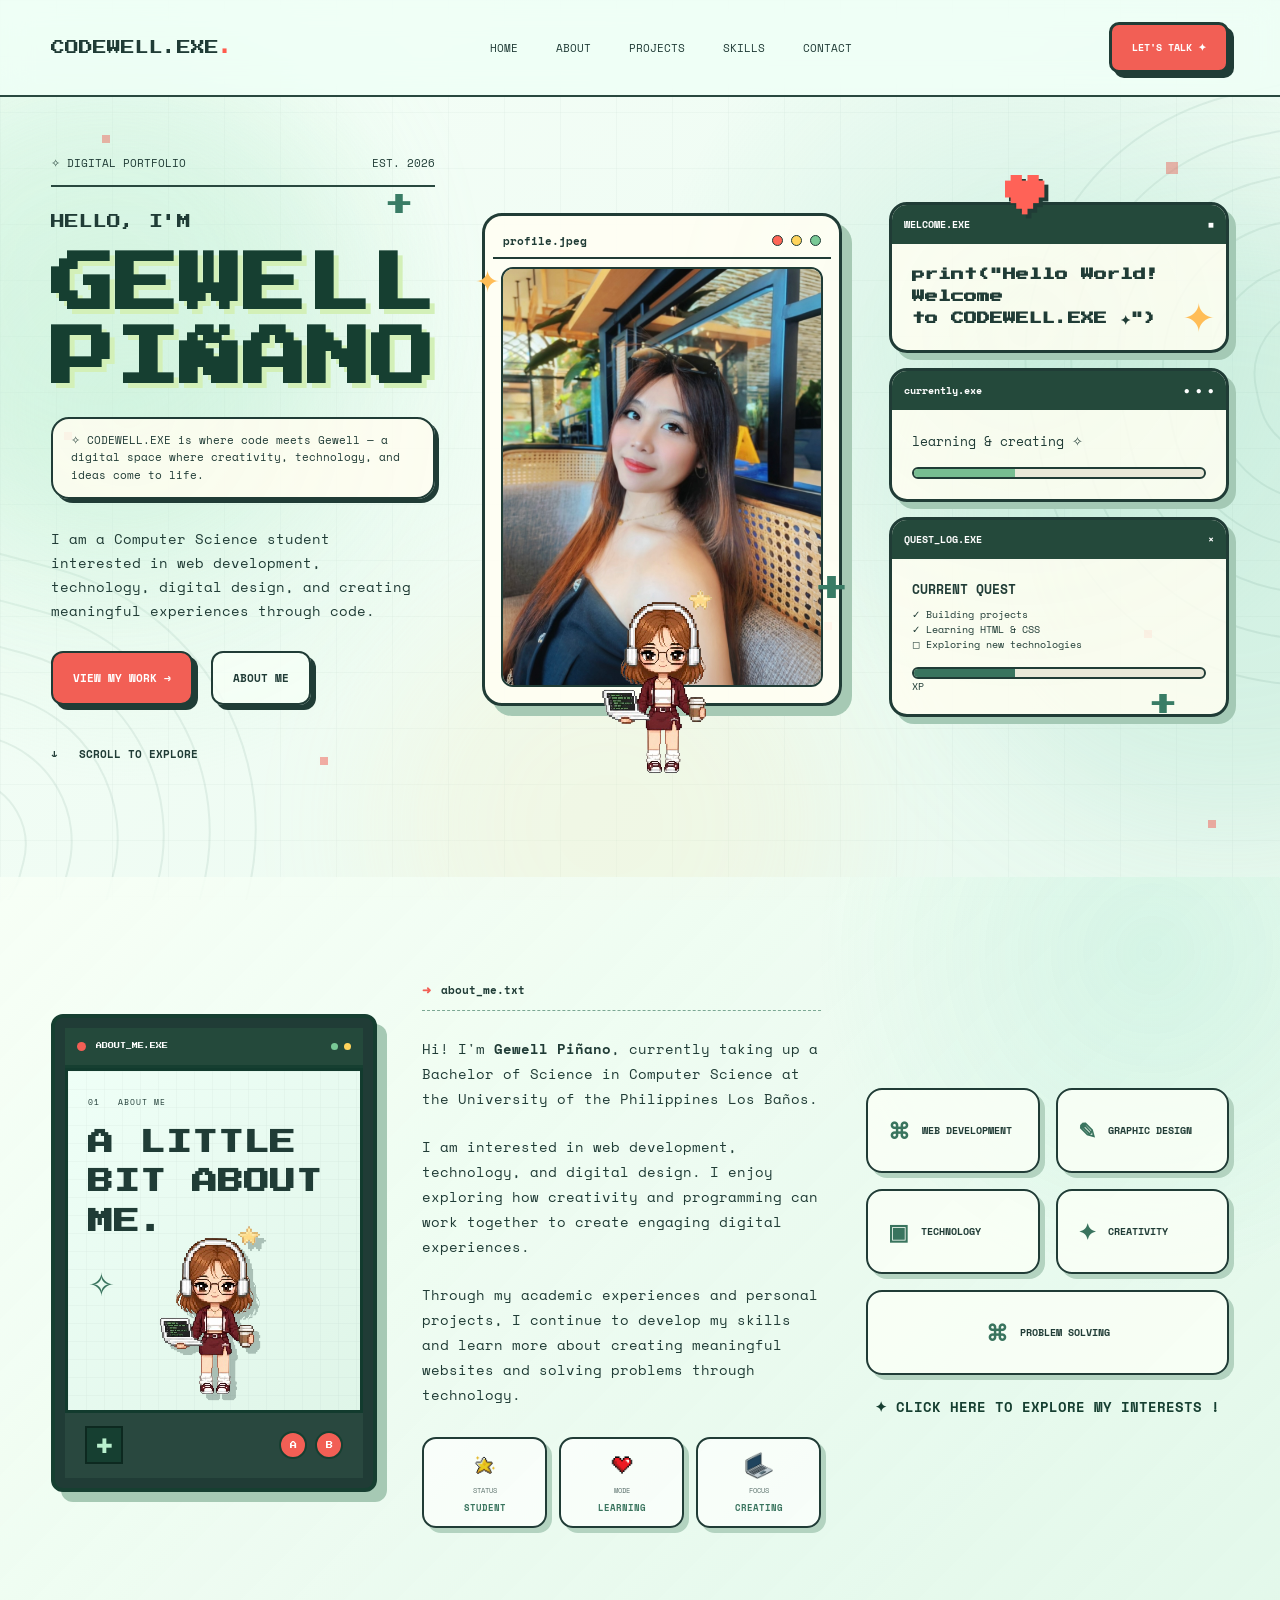
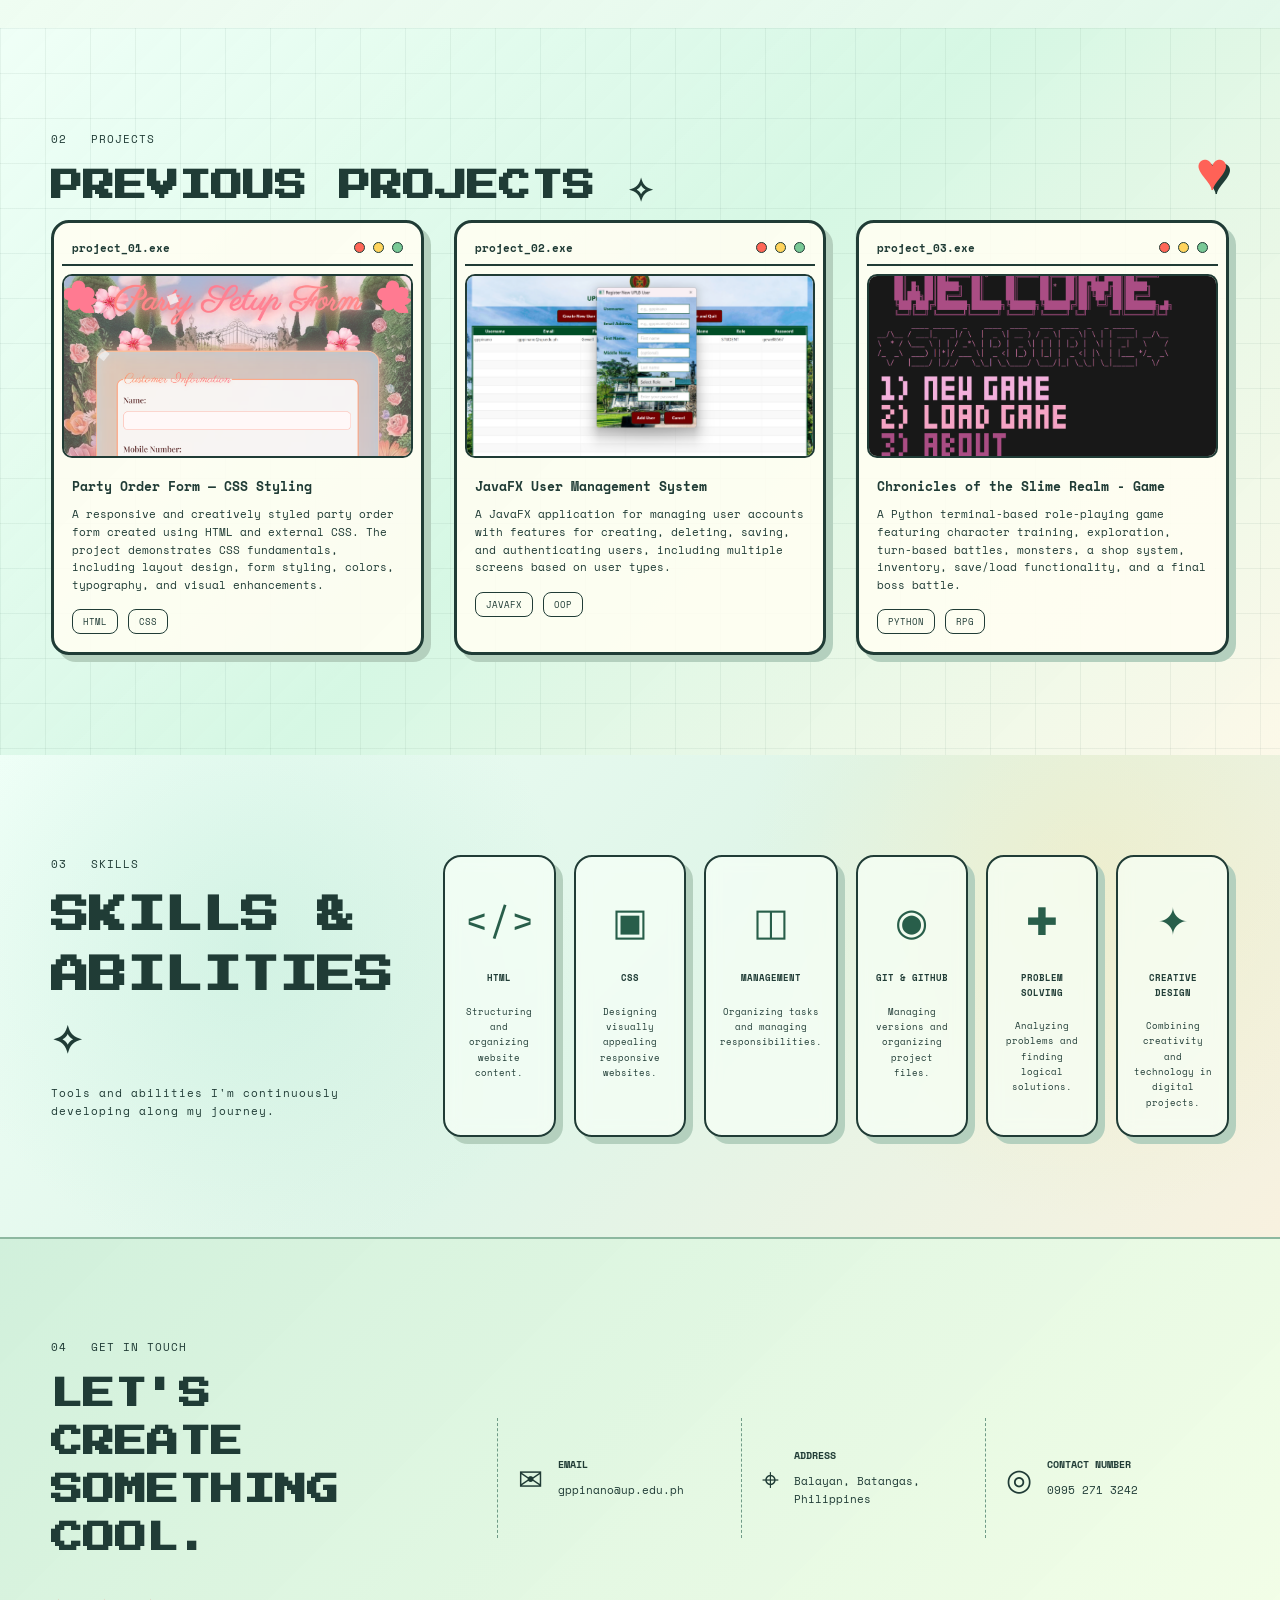
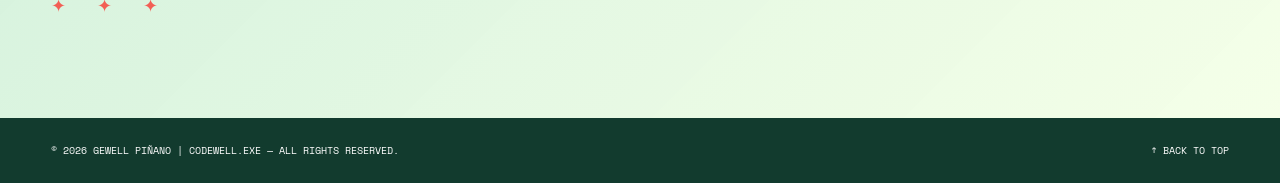
<file: index.html>
<!--
    Name: Gewell P. Piñano
    Course: CMSC 100 - Web Programming
    Section: D1L

    Exercise 02: Create Your Own GitHub Page from HTML and CSS

    This file contains the HTML structure of my personal portfolio
    website. The website includes sections for my profile, about me,
    projects, skills, and contact information.
-->

<!DOCTYPE html>
<html lang="en">

<head>

    <!-- Basic information and settings for the webpage -->
    <meta charset="UTF-8">

    <meta name="viewport"
          content="width=device-width, initial-scale=1.0">

    <title>Gewell Piñano | Portfolio</title>

    <!-- External CSS file used for the website's design and layout -->
    <link rel="stylesheet" href="flex.css">

</head>


<body>


    <!-- Background elements used to create the animated visual design -->
    <div class="site-background">

        <div class="bg-grid"></div>

        <div class="bg-glow glow-one"></div>
        <div class="bg-glow glow-two"></div>
        <div class="bg-glow glow-three"></div>


        <!-- Decorative contour lines on both sides of the page -->
        <div class="level-lines level-lines-right">

            <span></span>
            <span></span>
            <span></span>
            <span></span>
            <span></span>
            <span></span>

        </div>


        <div class="level-lines level-lines-left">

            <span></span>
            <span></span>
            <span></span>
            <span></span>
            <span></span>
            <span></span>

        </div>


        <!-- Small animated particles used as background decorations -->
        <div class="ambient-particles">

            <i></i>
            <i></i>
            <i></i>
            <i></i>
            <i></i>
            <i></i>
            <i></i>
            <i></i>

        </div>

    </div>



    <!-- Navigation bar containing links to the different sections -->
    <header class="navbar">


        <!-- Website logo that links back to the home section -->
        <a href="#home" class="logo">

            CODE<span>WELL.EXE</span><b>.</b>

        </a>


        <!-- Navigation links -->
        <nav>

            <a href="#home">HOME</a>
            <a href="#about">ABOUT</a>
            <a href="#projects">PROJECTS</a>
            <a href="#skills">SKILLS</a>
            <a href="#contact">CONTACT</a>

        </nav>


        <!-- Button that links directly to the contact section -->
        <a href="#contact" class="nav-button">

            LET'S TALK ✦

        </a>


    </header>



    <main>


        <!-- Home or hero section of the portfolio -->
        <section id="home" class="hero">


            <!-- Decorative pixel elements -->
            <div class="pixel plus plus-one">+</div>

            <div class="pixel plus plus-two">+</div>

            <div class="pixel heart heart-one">♥</div>

            <div class="pixel sparkle sparkle-one">✦</div>



            <!-- Main introduction and information -->
            <div class="hero-text">


                <p class="small-title">

                    ✧ DIGITAL PORTFOLIO

                    <span>EST. 2026</span>

                </p>


                <p class="intro">

                    HELLO, I'M

                </p>


                <h1>

                    GEWELL<br>
                    PIÑANO

                </h1>


                <!-- Short description of the CODEWELL.EXE portfolio concept -->
                <div class="student-tag">

                    ✧ CODEWELL.EXE is where code meets Gewell —
                    a digital space where creativity, technology,
                    and ideas come to life.

                </div>


                <p class="hero-description">

                    I am a Computer Science student interested in
                    web development, technology, digital design,
                    and creating meaningful experiences through code.

                </p>


                <!-- Buttons for navigating to other sections -->
                <div class="hero-buttons">


                    <a href="#projects"
                       class="primary-button">

                        VIEW MY WORK →

                    </a>


                    <a href="#about"
                       class="secondary-button">

                        ABOUT ME

                    </a>


                </div>


                <!-- Link that encourages the user to explore the website -->
                <a href="#about"
                   class="scroll-text">

                    ↓ &nbsp; SCROLL TO EXPLORE

                </a>


            </div>



            <!-- Profile image and pixel character -->
            <div class="profile-area">


                <!-- Decorative symbols around the profile -->
                <div class="profile-decoration decoration-one">
                    ✦
                </div>


                <div class="profile-decoration decoration-two">
                    +
                </div>



                <!-- Window-style container for the profile image -->
                <div class="window">


                    <div class="window-header">

                        <span>profile.jpeg</span>


                        <div class="window-dots">

                            <i class="red"></i>
                            <i class="yellow"></i>
                            <i class="green"></i>

                        </div>

                    </div>


                    <div class="profile-image">

                        <img src="images/profile.jpeg"
                             alt="Profile Photo">

                    </div>


                </div>



                <!-- Pixel version of the profile character -->
                <div class="pixel-character">

                    <img src="images/pixel-me.png"
                         alt="Pixel Character">

                </div>


            </div>



            <!-- Small window-style widgets displayed beside the profile -->
            <div class="hero-widgets">


                <!-- Welcome message widget -->
                <div class="mini-window welcome-window">


                    <div class="mini-header">

                        <span>WELCOME.EXE</span>

                        <b>■</b>

                    </div>


                    <div class="mini-content">

                        <h3>

                            print("Hello World! Welcome<br>
                            to CODEWELL.EXE ✦")

                        </h3>

                    </div>


                </div>



                <!-- Current learning status widget -->
                <div class="mini-window learning-window">


                    <div class="mini-header">

                        <span>currently.exe</span>

                        <div class="mini-dots">

                            ● ● ●

                        </div>

                    </div>


                    <div class="mini-content">


                        <p>

                            learning & creating ✧

                        </p>


                        <!-- Animated loading bar -->
                        <div class="loading-bar">

                            <div></div>

                        </div>


                    </div>


                </div>



                <!-- Current goals or tasks widget -->
                <div class="mini-window music-window">

                    <div class="mini-header">

                        <span>QUEST_LOG.EXE</span>

                        <b>×</b>

                    </div>


                    <div class="mini-content">

                        <h4>CURRENT QUEST</h4>

                        <p>✓ Building projects</p>

                        <p>✓ Learning HTML & CSS</p>

                        <p>◻ Exploring new technologies</p>


                        <!-- Progress bar for the current quest -->
                        <div class="music-progress">

                            <div></div>

                        </div>


                        <p class="quest-xp">

                            XP

                        </p>

                    </div>

                </div>


            </div>


        </section>



        <!-- About section containing personal and academic information -->
        <section id="about"
                 class="about section">


            <!-- Decorative device displaying the About Me title -->
            <div class="about-device">


                <!-- Top part of the device -->
                <div class="device-top">

                    <span class="device-camera"></span>

                    <span>ABOUT_ME.EXE</span>


                    <div class="device-lights">

                        <i></i>
                        <i></i>

                    </div>


                </div>



                <!-- Main screen of the device -->
                <div class="device-screen">


                    <div class="section-title">

                        <p>

                            01 &nbsp; ABOUT ME

                        </p>


                        <h2>

                            A LITTLE<br>
                            BIT ABOUT<br>
                            ME.

                        </h2>


                    </div>


                    <div class="device-sparkle">

                        ✧

                    </div>



                    <!-- Pixel character decoration -->
                    <div class="about-decoration">

                        <img src="images/pixel-me.png"
                             alt="Pixel Character">

                    </div>


                </div>



                <!-- Decorative controls at the bottom of the device -->
                <div class="device-controls">


                    <div class="d-pad">

                        ✚

                    </div>


                    <div class="control-buttons">

                        <span>A</span>

                        <span>B</span>

                    </div>


                </div>


            </div>



            <!-- Main text content for the About section -->
            <div class="about-content">


                <!-- Terminal-inspired heading -->
                <div class="terminal-line">

                    <span>➜</span>

                    <p>about_me.txt</p>

                </div>



                <p>

                    Hi! I'm <strong>Gewell Piñano</strong>,
                    currently taking up a Bachelor of Science
                    in Computer Science at the University of the Philippines
                    Los Baños.

                </p>


                <p>

                    I am interested in web development,
                    technology, and digital design.
                    I enjoy exploring how creativity and
                    programming can work together to create
                    engaging digital experiences.

                </p>


                <p>

                    Through my academic experiences and
                    personal projects, I continue to develop
                    my skills and learn more about creating
                    meaningful websites and solving problems
                    through technology.

                </p>



                <!-- Cards showing the current status, mode, and focus -->
                <div class="about-status">


                    <div class="status-card">

                        <img src="images/status.png"
                             alt="Status Icon">

                        <span>STATUS</span>

                        <strong>STUDENT</strong>

                    </div>



                    <div class="status-card">

                        <img src="images/mode.png"
                             alt="Mode Icon">

                        <span>MODE</span>

                        <strong>LEARNING</strong>

                    </div>



                    <div class="status-card">

                        <img src="images/focus.png"
                             alt="Focus Icon">

                        <span>FOCUS</span>

                        <strong>CREATING</strong>

                    </div>


                </div>


            </div>



            <!-- Cards showing personal interests and areas of focus -->
            <div class="about-tags">


                <a href="interests/interests.html" class="tag-card">

                    <span>⌘</span>

                    WEB DEVELOPMENT

                </a>


                <a href="interests/interests.html" class="tag-card">

                    <span>✎</span>

                    GRAPHIC DESIGN

                </a>


                <a href="interests/interests.html" class="tag-card">

                    <span>▣</span>

                    TECHNOLOGY

                </a>


                <a href="interests/interests.html" class="tag-card">

                    <span>✦</span>

                    CREATIVITY

                </a>


                <a href="interests/interests.html" class="tag-card wide">

                    <span>⌘</span>

                    PROBLEM SOLVING

                </a>


                <div class="tag-note">

                    <a href="interests/interests.html">
                        ✦ CLICK HERE TO EXPLORE MY INTERESTS !
                    </a>

                </div>


            </div>


        </section>



        <!-- Projects section displaying previous works -->
        <section id="projects"
                 class="projects section">


            <div class="projects-heading">


                <div>


                    <p>

                        02 &nbsp; PROJECTS

                    </p>


                    <h2>

                        PREVIOUS PROJECTS ✧

                    </h2>


                </div>


                <!-- Decorative heart -->
                <div class="project-heart">

                    ♥

                </div>


            </div>



            <!-- Grid containing the project cards -->
            <div class="project-grid">


                <!-- Project 1 -->
                <article class="project-card">


                    <div class="project-window-header">

                        <span>project_01.exe</span>


                        <div class="window-dots">

                            <i class="red"></i>
                            <i class="yellow"></i>
                            <i class="green"></i>

                        </div>


                    </div>


                    <div class="project-image">


                        <img src="images/project1.png"
                             alt="Project 1">


                        <!-- Link to the GitHub repository -->
                        <a href=" https://gpinano.github.io/party-order-form/"
                           target="_blank"
                           rel="noopener noreferrer"
                           class="project-overlay">

                            VIEW PROJECT →

                        </a>


                    </div>


                    <div class="project-info">


                        <h3>Party Order Form — CSS Styling</h3>


                        <p>

                            A responsive and creatively styled party order form created using HTML and external CSS.
                            The project demonstrates CSS fundamentals, including layout design, form styling, colors, typography, and visual enhancements.

                        </p>


                        <!-- Technologies used in the project -->
                        <div class="project-skills">

                            <span>HTML</span>

                            <span>CSS</span>

                        </div>


                    </div>


                </article>



                <!-- Project 2 -->
                <article class="project-card">


                    <div class="project-window-header">

                        <span>project_02.exe</span>


                        <div class="window-dots">

                            <i class="red"></i>
                            <i class="yellow"></i>
                            <i class="green"></i>

                        </div>


                    </div>


                    <div class="project-image">


                        <img src="images/project2.png"
                             alt="Project 2">


                        <!-- Link to the GitHub repository -->
                        <a href="https://github.com/gpinano/javafx-user-management-system.git"
                           target="_blank"
                           rel="noopener noreferrer"
                           class="project-overlay">

                            VIEW PROJECT →

                        </a>

                    </div>


                    <div class="project-info">


                        <h3>JavaFX User Management System</h3>


                        <p>

                            A JavaFX application for managing user accounts
                            with features for creating, deleting, saving, and authenticating users, including multiple screens based on user types.

                        </p>


                        <!-- Technologies used in the project -->
                        <div class="project-skills">

                            <span>JAVAFX</span>

                            <span>OOP</span>

                        </div>


                    </div>


                </article>



                <!-- Project 3 -->
                <article class="project-card">


                    <div class="project-window-header">

                        <span>project_03.exe</span>


                        <div class="window-dots">

                            <i class="red"></i>
                            <i class="yellow"></i>
                            <i class="green"></i>

                        </div>


                    </div>


                    <div class="project-image">


                        <img src="images/project3.png"
                             alt="Project 3">


                        <!-- Link to the GitHub repository -->
                        <a href="https://github.com/gpinano/terminal-based-rpg.git"
                           target="_blank"
                           rel="noopener noreferrer"
                           class="project-overlay">

                            VIEW PROJECT →

                        </a>


                    </div>


                    <div class="project-info">


                        <h3>Chronicles of the Slime Realm - Game</h3>


                        <p>

                            A Python terminal-based role-playing game featuring
                            character training, exploration, turn-based battles, monsters, a shop system, inventory, save/load functionality, and a final boss battle.

                        </p>


                        <!-- Technologies used in the project -->
                        <div class="project-skills">

                            <span>PYTHON</span>

                            <span>RPG</span>

                        </div>


                    </div>


                </article>


            </div>


        </section>



        <!-- Skills section showing abilities being developed -->
        <section id="skills"
                 class="skills section">


            <div class="skills-heading">


                <p>

                    03 &nbsp; SKILLS

                </p>


                <h2>

                    SKILLS &<br>
                    ABILITIES ✧

                </h2>


                <p class="skills-subtitle">

                    Tools and abilities I'm continuously
                    developing along my journey.

                </p>


            </div>



            <!-- Grid containing the different skill cards -->
            <div class="skills-grid">


                <!-- Skill 1 -->
                <div class="skill-card">

                    <div class="skill-icon">

                        &lt;/&gt;

                    </div>

                    <h3>HTML</h3>

                    <p>

                        Structuring and organizing
                        website content.

                    </p>

                </div>



                <!-- Skill 2 -->
                <div class="skill-card">

                    <div class="skill-icon">

                        ▣

                    </div>

                    <h3>CSS</h3>

                    <p>

                        Designing visually appealing
                        responsive websites.

                    </p>

                </div>



                <!-- Skill 3 -->
                <div class="skill-card">

                    <div class="skill-icon">

                        ◫

                    </div>

                    <h3>MANAGEMENT</h3>

                    <p>

                        Organizing tasks and managing
                        responsibilities.

                    </p>

                </div>



                <!-- Skill 4 -->
                <div class="skill-card">

                    <div class="skill-icon">

                        ◉

                    </div>

                    <h3>GIT &amp; GITHUB</h3>

                    <p>

                        Managing versions and organizing
                        project files.

                    </p>

                </div>



                <!-- Skill 5 -->
                <div class="skill-card">

                    <div class="skill-icon">

                        ✚

                    </div>

                    <h3>PROBLEM SOLVING</h3>

                    <p>

                        Analyzing problems and finding
                        logical solutions.

                    </p>

                </div>



                <!-- Skill 6 -->
                <div class="skill-card">

                    <div class="skill-icon">

                        ✦

                    </div>

                    <h3>CREATIVE DESIGN</h3>

                    <p>

                        Combining creativity and
                        technology in digital projects.

                    </p>

                </div>


            </div>


        </section>



        <!-- Contact section containing ways to get in touch -->
        <section id="contact"
                 class="contact section">


            <div class="contact-title">


                <p>

                    04 &nbsp; GET IN TOUCH

                </p>


                <h2>

                    LET'S CREATE<br>
                    SOMETHING<br>
                    COOL.

                </h2>


                <!-- Decorative symbols -->
                <div class="contact-decoration">

                    ✦ ✦ ✦

                </div>


            </div>



            <!-- Contact information -->
            <div class="contact-info">


                <!-- Email -->
                <div class="contact-item">


                    <span class="contact-icon">

                        ✉

                    </span>


                    <div>

                        <h4>EMAIL</h4>

                        <p>

                            <a href="mailto:gppinano@up.edu.ph">
                                gppinano@up.edu.ph
                            </a>

                        </p>

                    </div>


                </div>



                <!-- Location -->
                <div class="contact-item">


                    <span class="contact-icon">

                        ⌖

                    </span>


                    <div>

                        <h4>ADDRESS</h4>

                        <p>

                            Balayan, Batangas,<br>
                            Philippines

                        </p>

                    </div>


                </div>



                <!-- Portfolio name -->
                <div class="contact-item">


                    <span class="contact-icon">

                        ◎

                    </span>


                    <div>

                        <h4>CONTACT NUMBER </h4>

                        <p>

                           0995 271 3242

                        </p>

                    </div>


                </div>


            </div>


        </section>


    </main>



    <!-- Footer containing copyright information -->
    <footer>


        <p>

            © 2026 GEWELL PIÑANO | CODEWELL.EXE
            — ALL RIGHTS RESERVED.

        </p>


        <!-- Link that returns the user to the top of the page -->
        <a href="#home">

            ↑ BACK TO TOP

        </a>


    </footer>


</body>

</html>
</file>
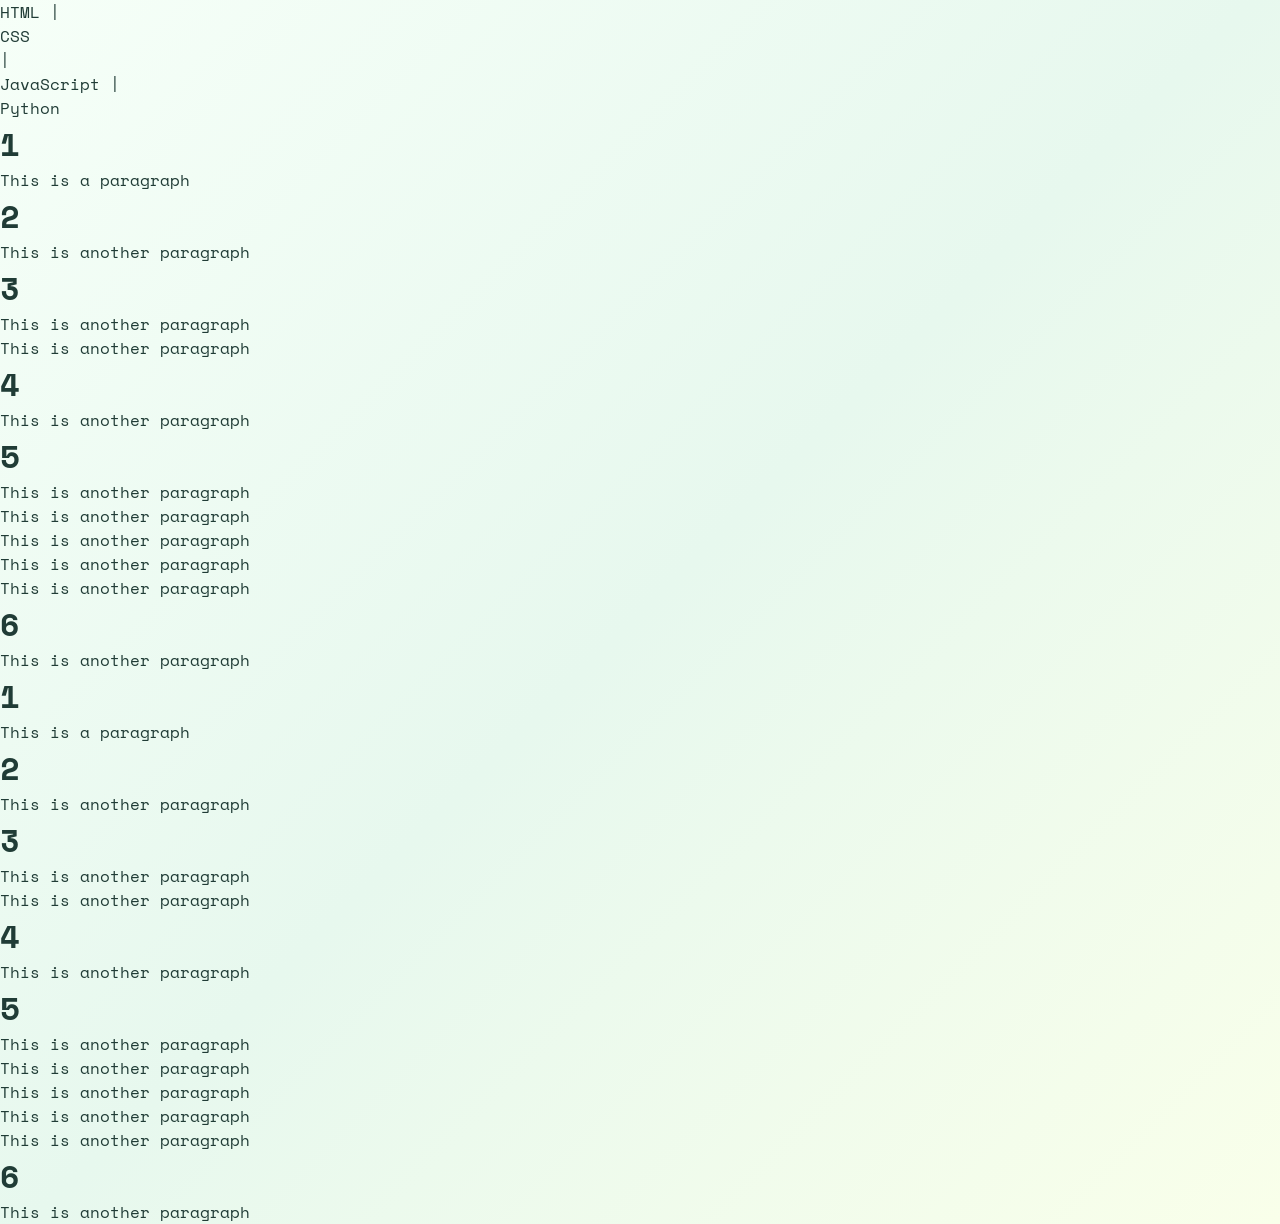
<file: flex.html>
<!DOCTYPE html>

<html>
  <head>
    <title>Sample Web Page</title>
    <link rel="stylesheet" type="text/css" href="flex.css" />

  </head>

  <body>
    
    <nav>
    <div class="nav_bar" >
        <div class="flex-item" style="flex: 1">
            <a href="/html/">HTML</a> |
        </div>
        <div class="flex-item" style="flex: 1">
            <a href="/css/">CSS</a>
        </div> 
    |   <div class="flex-item" style="flex: 1">
            <a href="/js/">JavaScript</a> |
        </div>
        <div class="flex-item" style="flex: 1">
            <a href="/python/">Python</a>
        </div>
    </div>
    </nav>

    <div class="flex-container">
        <div class="flex-item" style="flex: 3;">
            <h1>1</h1>
            <p>This is a paragraph</p>
        </div>
        <div class="flex-item" style="flex: 3;">
            <h1>2</h1>
            <p>This is another paragraph</p>
        </div>
        <div class="flex-item" style="flex: 2;">
            <h1>3</h1>
            <p>This is another paragraph</p>
            <p>This is another paragraph</p>
        </div>
        <div class="flex-item" style="flex: 4;">
            <h1>4</h1>
            <p>This is another paragraph</p>
        </div>
        <div class="flex-item" style="flex: 3;">
            <h1>5</h1>
            <p>This is another paragraph</p>
            <p>This is another paragraph</p>
            <p>This is another paragraph</p>
            <p>This is another paragraph</p>
            <p>This is another paragraph</p>
        </div>
        <div class="flex-item" style="flex: 1;">
            <h1>6</h1>
            <p>This is another paragraph</p>
        </div>
    </div>
    <div class="flex-container2">
        <div class="flex-item" style="flex: 3;">
            <h1>1</h1>
            <p>This is a paragraph</p>
        </div>
        <div class="flex-item" style="flex: 3;">
            <h1>2</h1>
            <p>This is another paragraph</p>
        </div>
        <div class="flex-item" style="flex: 2;">
            <h1>3</h1>
            <p>This is another paragraph</p>
            <p>This is another paragraph</p>
        </div>
        <div class="flex-item" style="flex: 4;">
            <h1>4</h1>
            <p>This is another paragraph</p>
        </div>
        <div class="flex-item" style="flex: 3;">
            <h1>5</h1>
            <p>This is another paragraph</p>
            <p>This is another paragraph</p>
            <p>This is another paragraph</p>
            <p>This is another paragraph</p>
            <p>This is another paragraph</p>
        </div>
        <div class="flex-item" style="flex: 1;">
            <h1>6</h1>
            <p>This is another paragraph</p>
        </div>
    </div>
  </body>

</html>
</file>
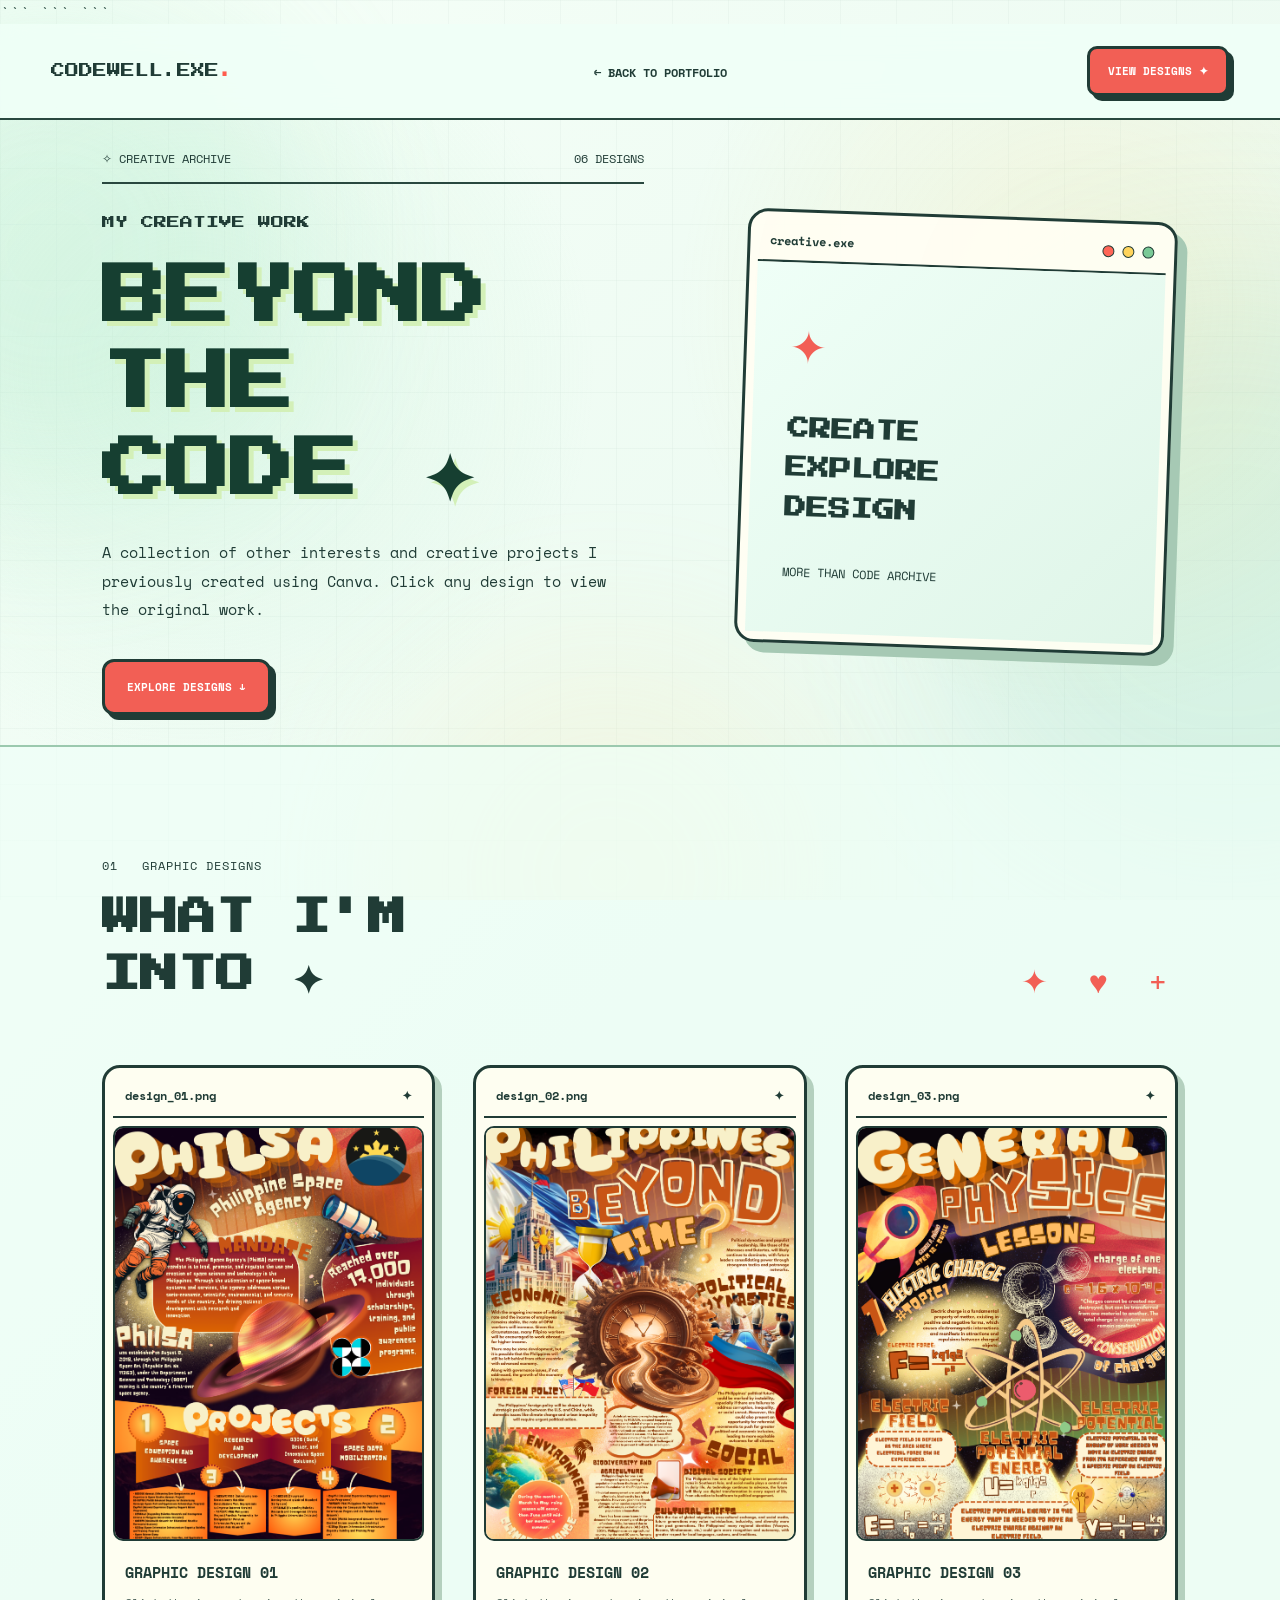
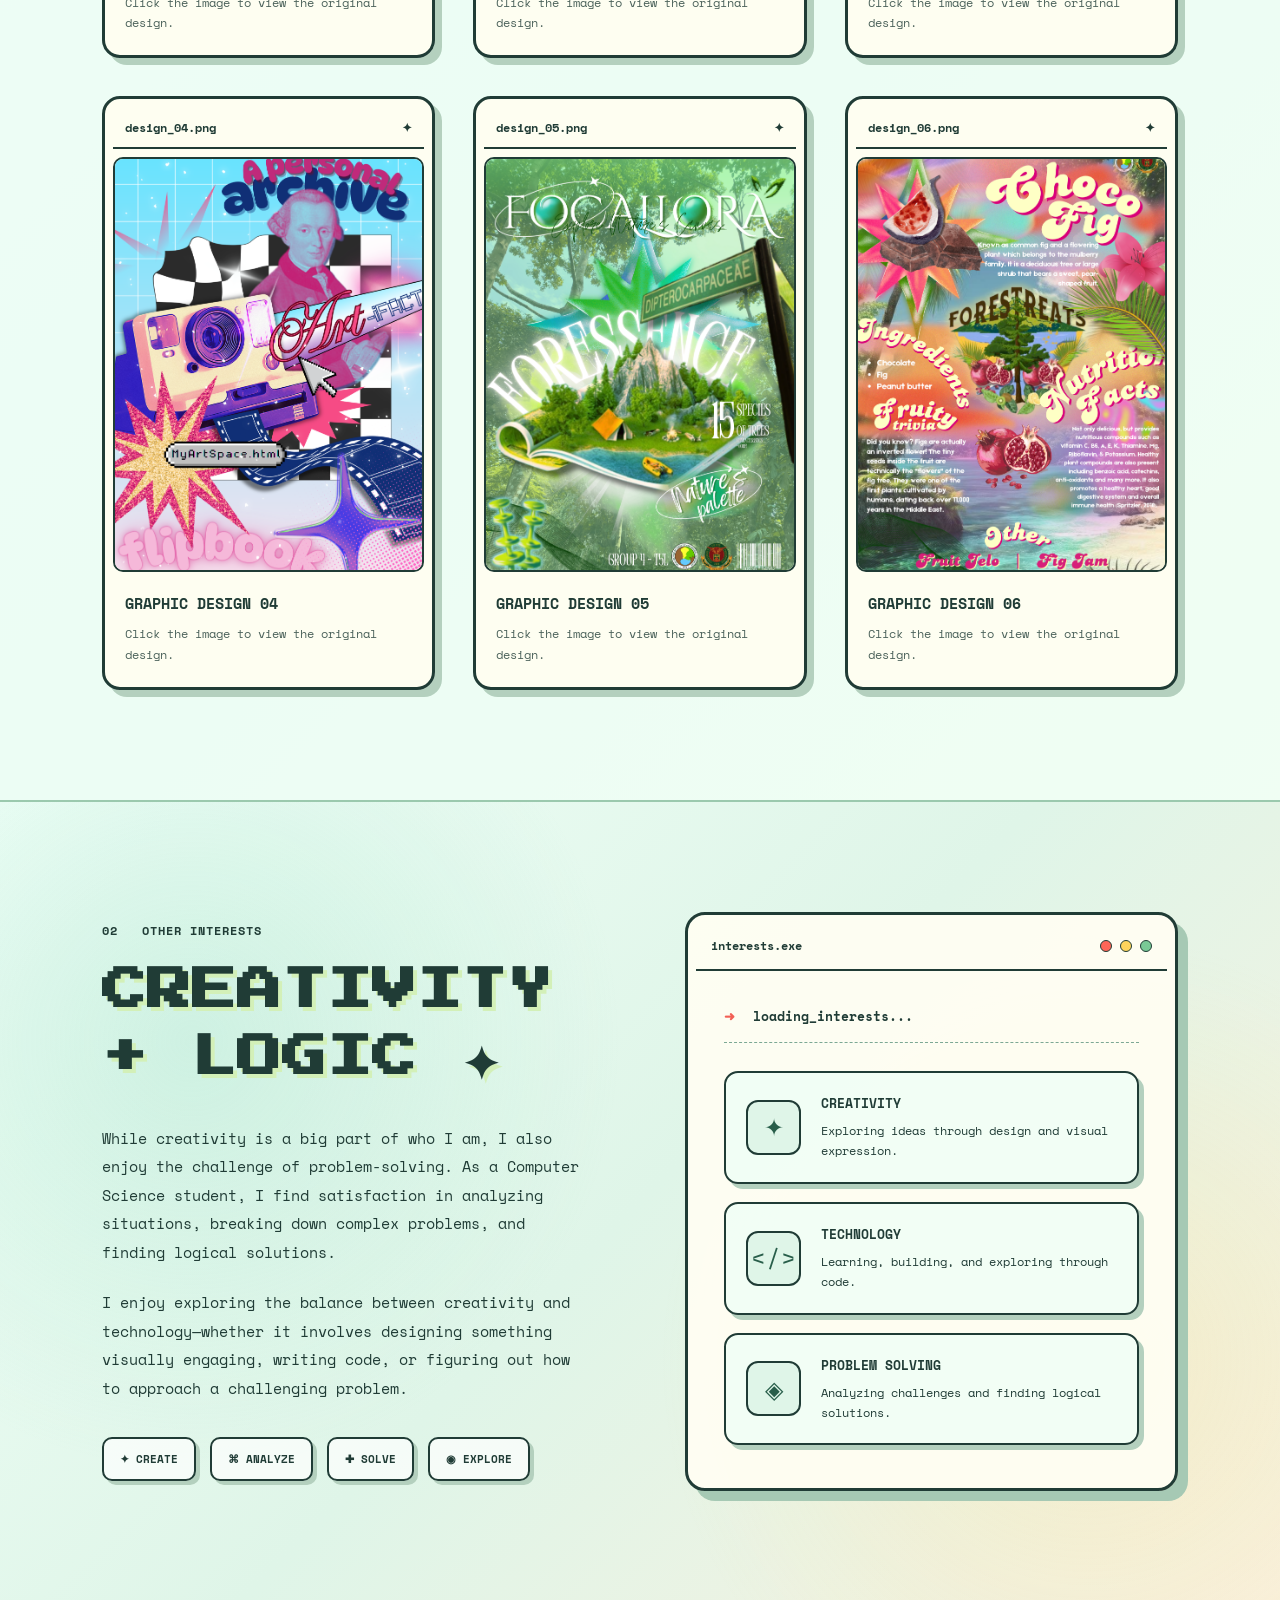
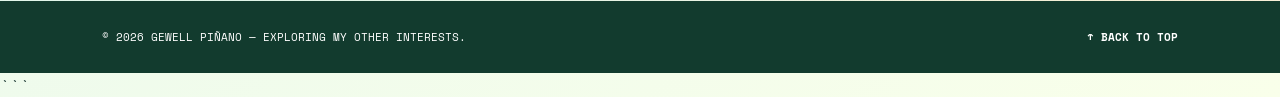
<file: interests/interests.html>
<!DOCTYPE html>

<html lang="en">

<head>

```
<meta charset="UTF-8">

<meta name="viewport"
      content="width=device-width, initial-scale=1.0">

<title>INTERESTS | CODEWELL.EXE</title>

<link rel="stylesheet" href="interests.css">
```

</head>

<body id="top">

```
<!-- BACKGROUND -->

<div class="site-background">

    <div class="bg-grid"></div>

    <div class="bg-glow glow-one"></div>
    <div class="bg-glow glow-two"></div>
    <div class="bg-glow glow-three"></div>

</div>


<!-- NAVBAR -->

<header class="navbar">

    <a href="../index.html" class="logo">

        CODE<span>WELL.EXE</span><b>.</b>

    </a>


    <nav>

        <a href="../index.html">← BACK TO PORTFOLIO</a>

    </nav>


    <a href="#designs" class="nav-button">

        VIEW DESIGNS ✦

    </a>

</header>


<main>


    <!-- HERO -->

    <section class="design-hero">

        <div class="hero-content">


            <p class="small-title">

                ✧ CREATIVE ARCHIVE

                <span>06 DESIGNS</span>

            </p>


            <p class="intro">

                MY CREATIVE WORK

            </p>


            <h1>

                BEYOND THE<br>
                CODE ✦

            </h1>


            <p class="hero-description">

                A collection of other interests and creative
                projects I previously created using Canva.
                Click any design to view the original work.

            </p>


            <a href="#designs"
               class="primary-button">

                EXPLORE DESIGNS ↓

            </a>


        </div>


        <!-- HERO DECORATION -->

        <div class="hero-decoration">

            <div class="design-window">

                <div class="window-header">

                    <span>creative.exe</span>


                    <div class="window-dots">

                        <i class="red"></i>
                        <i class="yellow"></i>
                        <i class="green"></i>

                    </div>

                </div>


                <div class="window-content">

                    <span>✦</span>

                    <h2>

                        CREATE<br>
                        EXPLORE<br>
                        DESIGN

                    </h2>

                    <p>

                        MORE THAN CODE ARCHIVE

                    </p>

                </div>

            </div>

        </div>


    </section>



    <!-- DESIGNS -->

    <section id="designs"
             class="designs-section">


        <div class="section-heading">


            <div>

                <p>

                    01 &nbsp; GRAPHIC DESIGNS

                </p>


                <h2>

                    WHAT I'M<br>
                    INTO ✦

                </h2>


            </div>


            <div class="heading-decoration">

                ✦ ♥ +

            </div>


        </div>



        <!-- DESIGN GRID -->

        <div class="design-grid">


            <!-- DESIGN 1 -->

            <article class="design-card">

                <div class="card-header">

                    <span>design_01.png</span>

                    <span>✦</span>

                </div>


                <a href="https://heyzine.com/flip-book/c78405c0eb.html"
                   target="_blank"
                   rel="noopener noreferrer"
                   class="design-image">

                    <img src="photos/p1.png"
                         alt="Graphic Design 1">

                    <div class="design-overlay">

                        VIEW DESIGN →

                    </div>

                </a>


                <div class="design-info">

                    <h3>GRAPHIC DESIGN 01</h3>

                    <p>

                        Click the image to view
                        the original design.

                    </p>

                </div>

            </article>



            <!-- DESIGN 2 -->

            <article class="design-card">

                <div class="card-header">

                    <span>design_02.png</span>

                    <span>✦</span>

                </div>


                <a href="https://heyzine.com/flip-book/d5188e8d61.html"
                   target="_blank"
                   rel="noopener noreferrer"
                   class="design-image">

                    <img src="photos/p2.png"
                         alt="Graphic Design 2">

                    <div class="design-overlay">

                        VIEW DESIGN →

                    </div>

                </a>


                <div class="design-info">

                    <h3>GRAPHIC DESIGN 02</h3>

                    <p>

                        Click the image to view
                        the original design.

                    </p>

                </div>

            </article>



            <!-- DESIGN 3 -->

            <article class="design-card">

                <div class="card-header">

                    <span>design_03.png</span>

                    <span>✦</span>

                </div>


                <a href="https://heyzine.com/flip-book/cc1143248d.html"
                   target="_blank"
                   rel="noopener noreferrer"
                   class="design-image">

                    <img src="photos/p3.png"
                         alt="Graphic Design 3">

                    <div class="design-overlay">

                        VIEW DESIGN →

                    </div>

                </a>


                <div class="design-info">

                    <h3>GRAPHIC DESIGN 03</h3>

                    <p>

                        Click the image to view
                        the original design.

                    </p>

                </div>

            </article>



            <!-- DESIGN 4 -->

            <article class="design-card">

                <div class="card-header">

                    <span>design_04.png</span>

                    <span>✦</span>

                </div>


                <a href="https://heyzine.com/flip-book/e9b02ad7df.html"
                   target="_blank"
                   rel="noopener noreferrer"
                   class="design-image">

                    <img src="photos/p4.png"
                         alt="Graphic Design 4">

                    <div class="design-overlay">

                        VIEW DESIGN →

                    </div>

                </a>


                <div class="design-info">

                    <h3>GRAPHIC DESIGN 04</h3>

                    <p>

                        Click the image to view
                        the original design.

                    </p>

                </div>

            </article>



            <!-- DESIGN 5 -->

            <article class="design-card">

                <div class="card-header">

                    <span>design_05.png</span>

                    <span>✦</span>

                </div>


                <a href="https://heyzine.com/flip-book/9c742211d9.html"
                   target="_blank"
                   rel="noopener noreferrer"
                   class="design-image">

                    <img src="photos/p5.png"
                         alt="Graphic Design 5">

                    <div class="design-overlay">

                        VIEW DESIGN →

                    </div>

                </a>


                <div class="design-info">

                    <h3>GRAPHIC DESIGN 05</h3>

                    <p>

                        Click the image to view
                        the original design.

                    </p>

                </div>

            </article>



            <!-- DESIGN 6 -->

            <article class="design-card">

                <div class="card-header">

                    <span>design_06.png</span>

                    <span>✦</span>

                </div>


                <!-- REPLACE THE LINK BELOW WITH YOUR ACTUAL DESIGN LINK -->

                <a href="https://online.fliphtml5.com/codewell/DISPLAY-BOARD/"
                   target="_blank"
                   rel="noopener noreferrer"
                   class="design-image">

                    <img src="photos/p6.png"
                         alt="Graphic Design 6">

                    <div class="design-overlay">

                        VIEW DESIGN →

                    </div>

                </a>


                <div class="design-info">

                    <h3>GRAPHIC DESIGN 06</h3>

                    <p>

                        Click the image to view
                        the original design.

                    </p>

                </div>

            </article>


        </div>


    </section>



    <!-- CREATIVITY + LOGIC -->

    <section class="logic-section">

        <div class="logic-text">

            <p class="section-label">

                02 &nbsp; OTHER INTERESTS

            </p>


            <h2>

                CREATIVITY<br>
                + LOGIC ✦

            </h2>


            <p class="logic-description">

                While creativity is a big part of who I am,
                I also enjoy the challenge of problem-solving.
                As a Computer Science student, I find satisfaction
                in analyzing situations, breaking down complex problems,
                and finding logical solutions.

            </p>


            <p class="logic-description">

                I enjoy exploring the balance between creativity
                and technology—whether it involves designing something
                visually engaging, writing code, or figuring out how
                to approach a challenging problem.

            </p>


            <div class="interest-tags">

                <span>✦ CREATE</span>

                <span>⌘ ANALYZE</span>

                <span>✚ SOLVE</span>

                <span>◉ EXPLORE</span>

            </div>

        </div>



        <!-- INTEREST WINDOW -->

        <div class="logic-window">


            <div class="logic-window-header">

                <span>interests.exe</span>


                <div class="window-dots">

                    <i class="red"></i>
                    <i class="yellow"></i>
                    <i class="green"></i>

                </div>

            </div>


            <div class="logic-window-content">


                <p class="terminal-command">

                    <span>➜</span>

                    loading_interests...

                </p>



                <!-- CREATIVITY -->

                <div class="interest-item">

                    <div class="interest-icon">

                        ✦

                    </div>


                    <div>

                        <h3>CREATIVITY</h3>

                        <p>

                            Exploring ideas through
                            design and visual expression.

                        </p>

                    </div>

                </div>



                <!-- TECHNOLOGY -->

                <div class="interest-item">

                    <div class="interest-icon">

                        &lt;/&gt;

                    </div>


                    <div>

                        <h3>TECHNOLOGY</h3>

                        <p>

                            Learning, building, and
                            exploring through code.

                        </p>

                    </div>

                </div>



                <!-- PROBLEM SOLVING -->

                <div class="interest-item">

                    <div class="interest-icon">

                        ◈

                    </div>


                    <div>

                        <h3>PROBLEM SOLVING</h3>

                        <p>

                            Analyzing challenges and
                            finding logical solutions.

                        </p>

                    </div>

                </div>


            </div>


        </div>


    </section>


</main>



<!-- FOOTER -->

<footer>

    <p>

        © 2026 GEWELL PIÑANO
        — EXPLORING MY OTHER INTERESTS.

    </p>


    <a href="#top">

        ↑ BACK TO TOP

    </a>

</footer>
```

</body>

</html>
</file>
<file: flex.css>
/*
    Name: Gewell P. Piñano
    Course: CMSC 100 - Web Programming
    Section: D1L

    Exercise 02: Create Your Own GitHub Page from HTML and CSS

    This file contains the styles and layout of my personal portfolio
    website. It includes the colors, animations, responsive design,
    and visual elements used throughout the website.
*/


/* Importing the fonts used throughout the website */
@import url('https://fonts.googleapis.com/css2?family=Press+Start+2P&family=Space+Mono:wght@400;700&display=swap');


/* Basic reset to make spacing and sizing more consistent */
* {
    margin: 0;
    padding: 0;
    box-sizing: border-box;
}


/* Enables smooth scrolling when navigation links are clicked */
html {
    scroll-behavior: smooth;
}


/* General styles for the whole webpage */
body {
    font-family: "Space Mono", monospace;
    color: #203c36;

    background: linear-gradient(
        135deg,
        #f6fff8,
        #e7f8ee,
        #f9ffea
    );

    overflow-x: hidden;
}


/* Makes images responsive by default */
img {
    width: 100%;
    display: block;
}


/* Removes the default underline and color from links */
a {
    text-decoration: none;
    color: inherit;
}


/* Common spacing used for the main sections */
.section {
    padding: 100px 4%;
}


/* Adjusts the scroll position when navigating to a section */
section {
    scroll-margin-top: 15px;
}


/* -- BACKGROUND -- */

/* Fixed background container behind the main content */
.site-background {
    position: fixed;
    inset: 0;

    pointer-events: none;
    z-index: 0;

    overflow: hidden;
}


/* Keeps the main content above the background */
.navbar,
main,
footer {
    position: relative;
    z-index: 1;
}


/* Animated grid pattern used in the background */
.bg-grid {
    position: absolute;
    inset: 0;

    opacity: 0.4;

    background-image:
        linear-gradient(rgba(44, 92, 75, 0.08) 1px, transparent 1px),
        linear-gradient(90deg, rgba(44, 92, 75, 0.08) 1px, transparent 1px);

    background-size: 56px 56px;

    animation: gridMove 25s linear infinite;
}


/* Moves the background grid slowly */
@keyframes gridMove {

    from {
        background-position: 0 0;
    }

    to {
        background-position: 56px 56px;
    }

}


/* Glowing circles used to add color to the background */
.bg-glow {
    position: absolute;

    border-radius: 50%;

    filter: blur(70px);
    opacity: 0.45;

    animation: glowFloat 12s ease-in-out infinite;
}


.glow-one {
    width: 500px;
    height: 500px;

    top: 5%;
    left: -150px;

    background: rgba(174, 234, 201, 0.7);
}


.glow-two {
    width: 600px;
    height: 600px;

    top: 25%;
    right: -250px;

    background: rgba(131, 210, 181, 0.45);

    animation-delay: -4s;
}


.glow-three {
    width: 450px;
    height: 450px;

    bottom: -150px;
    left: 30%;

    background: rgba(255, 234, 174, 0.4);

    animation-delay: -8s;
}


/* Animation that slowly moves the glowing circles */
@keyframes glowFloat {

    0%,
    100% {
        transform: translate(0, 0) scale(1);
    }

    50% {
        transform: translate(60px, -35px) scale(1.1);
    }

}


/* Decorative contour lines placed around the background */
.level-lines {
    position: absolute;

    width: 600px;
    height: 600px;

    opacity: 0.25;
}


.level-lines-right {
    top: 80px;
    right: -350px;

    transform: rotate(-12deg);
}


.level-lines-left {
    bottom: -250px;
    left: -350px;

    transform: rotate(15deg);
}


.level-lines span {
    position: absolute;

    border: 2px solid rgba(45, 105, 83, 0.35);
    border-radius: 45%;
}


.level-lines span:nth-child(1) {
    inset: 0;
}

.level-lines span:nth-child(2) {
    inset: 45px;
}

.level-lines span:nth-child(3) {
    inset: 90px;
}

.level-lines span:nth-child(4) {
    inset: 135px;
}

.level-lines span:nth-child(5) {
    inset: 180px;
}

.level-lines span:nth-child(6) {
    inset: 225px;
}


/* Small floating particles used as background decorations */
.ambient-particles i {
    position: absolute;

    width: 8px;
    height: 8px;

    display: block;

    background: rgba(242, 95, 85, 0.5);

    animation: particleFloat 8s ease-in-out infinite;
}


.ambient-particles i:nth-child(1) {
    top: 15%;
    left: 8%;
}


.ambient-particles i:nth-child(2) {
    top: 30%;
    left: 45%;

    width: 5px;
    height: 5px;

    background: rgba(44, 108, 85, 0.5);
}


.ambient-particles i:nth-child(3) {
    top: 18%;
    right: 8%;

    width: 12px;
    height: 12px;
}


.ambient-particles i:nth-child(4) {
    top: 70%;
    right: 10%;
}


.ambient-particles i:nth-child(5) {
    bottom: 15%;
    left: 25%;
}


.ambient-particles i:nth-child(6) {
    bottom: 30%;
    right: 35%;
}


.ambient-particles i:nth-child(7) {
    top: 48%;
    left: 5%;
}


.ambient-particles i:nth-child(8) {
    bottom: 8%;
    right: 5%;
}


/* Animation used for the floating particles */
@keyframes particleFloat {

    0%,
    100% {
        transform: translateY(0);
        opacity: 0.3;
    }

    50% {
        transform: translateY(-30px);
        opacity: 0.9;
    }

}


/* =================================
   NAVIGATION BAR
================================= */

/* Styles for the navigation bar at the top of the page */
.navbar {
    width: 100%;

    padding: 22px 4%;

    display: flex;
    align-items: center;
    justify-content: space-between;

    border-bottom: 2px solid #29483f;

    background: rgba(239, 255, 247, 0.78);

    backdrop-filter: blur(15px);

    position: sticky;
    top: 0;

    z-index: 100;
}


/* Styles for the website logo */
.logo {
    font-family: "Press Start 2P", monospace;
    font-size: 14px;
}


.logo b {
    color: #ff5c4d;
}


/* Layout for the navigation links */
.navbar nav {
    display: flex;
    gap: 38px;
}


/* Styles for each navigation link */
.navbar nav a {
    font-size: 11px;

    position: relative;

    transition: 0.2s;
}


/* Underline effect for navigation links */
.navbar nav a::after {
    content: "";

    position: absolute;

    left: 0;
    bottom: -7px;

    width: 0;
    height: 2px;

    background: #f25f55;

    transition: 0.2s;
}


.navbar nav a:hover {
    color: #f25f55;
}


.navbar nav a:hover::after {
    width: 100%;
}


/* Button that links to the contact section */
.nav-button {
    padding: 15px 20px;

    font-size: 10px;
    font-weight: bold;

    color: white;
    background: #f25f55;

    border: 3px solid #203c36;
    border-radius: 10px;

    box-shadow: 5px 5px 0 #203c36;

    transition: 0.2s;
}


/* Button animation when hovered */
.nav-button:hover {
    transform: translate(3px, 3px);

    box-shadow: 2px 2px 0 #203c36;
}


/* -- HERO SECTION --*/

/* Main introduction section of the portfolio */
.hero {
    min-height: 780px;

    padding: 25px 4% 80px;

    display: grid;

    grid-template-columns: 1fr 1.1fr 1fr;

    gap: 40px;

    align-items: center;

    position: relative;

    overflow: hidden;

    background:
        radial-gradient(
            circle at 10% 40%,
            rgba(191, 239, 210, 0.35),
            transparent 30%
        ),
        radial-gradient(
            circle at 80% 30%,
            rgba(157, 223, 198, 0.32),
            transparent 32%
        );
}


/* Small heading displayed above the introduction */
.small-title {
    padding-bottom: 14px;

    border-bottom: 2px solid #29483f;

    font-size: 11px;
}


.small-title span {
    float: right;
}


/* Introductory text before the main name */
.intro {
    margin-top: 28px;

    font-family: "Press Start 2P";

    font-size: 14px;
}


/* Main name displayed in the hero section */
.hero-text h1 {
    margin: 20px 0;

    font-family: "Press Start 2P";

    font-size: clamp(42px, 5vw, 75px);

    line-height: 1.15;

    color: #163f31;

    text-shadow: 5px 5px 0 #d3f0b8;
}


/* Short description of the portfolio concept */
.student-tag {
    padding: 13px 18px;

    border: 2px solid #203c36;
    border-radius: 18px;

    background: rgba(255, 253, 240, 0.85);

    box-shadow: 4px 4px 0 #203c36;

    font-size: 11px;
    line-height: 1.6;
}


/* Main description in the hero section */
.hero-description {
    max-width: 360px;

    margin: 28px 0;

    font-size: 14px;
    line-height: 1.7;
}


/* Container for the hero section buttons */
.hero-buttons {
    display: flex;

    gap: 18px;

    margin-bottom: 35px;
}


/* Shared styles for both hero buttons */
.primary-button,
.secondary-button {
    padding: 17px 20px;

    border: 2px solid #203c36;
    border-radius: 12px;

    font-size: 11px;
    font-weight: bold;

    transition: 0.2s;
}


/* Main action button */
.primary-button {
    color: white;

    background: #f25f55;

    box-shadow: 5px 5px 0 #203c36;
}


/* Secondary action button */
.secondary-button {
    background: rgba(247, 255, 247, 0.8);

    box-shadow: 5px 5px 0 #203c36;
}


/* Hover effect for both buttons */
.primary-button:hover,
.secondary-button:hover {
    transform: translate(3px, 3px);

    box-shadow: 2px 2px 0 #203c36;
}


/* Text encouraging users to scroll */
.scroll-text {
    font-size: 11px;
    font-weight: bold;
}


/* -- PROFILE AREA -- */

/* Container for the profile image and pixel character */
.profile-area {
    position: relative;

    display: flex;
    justify-content: center;
}


/* Window-style container for the profile image */
.window {
    width: min(100%, 360px);

    padding: 8px;

    background: rgba(255, 254, 243, 0.9);

    border: 3px solid #203c36;
    border-radius: 20px;

    box-shadow: 10px 10px 0 #a6c9b4;

    overflow: hidden;
}


/* Shared styles for window headers */
.window-header,
.project-window-header {
    height: 35px;

    padding: 0 10px;

    display: flex;
    align-items: center;
    justify-content: space-between;

    border-bottom: 2px solid #203c36;

    font-size: 11px;
    font-weight: bold;
}


/* Container for the colored window dots */
.window-dots {
    display: flex;
    gap: 8px;
}


/* Individual window dots */
.window-dots i {
    width: 11px;
    height: 11px;

    border: 1px solid #203c36;
    border-radius: 50%;
}


/* Colors used for the window controls */
.red {
    background: #ff6657;
}

.yellow {
    background: #ffd45c;
}

.green {
    background: #79c996;
}


/* Spacing around the profile image */
.profile-image {
    padding: 8px;
}


/* Styles for the profile photo */
.profile-image img {
    height: 420px;

    object-fit: cover;

    border: 2px solid #203c36;
    border-radius: 12px;
}


/* Decorative symbols around the profile */
.profile-decoration {
    position: absolute;

    z-index: 2;

    font-family: "Press Start 2P";
}


.decoration-one {
    top: 10%;
    left: 0;

    font-size: 30px;

    color: #ffbd57;
}


.decoration-two {
    bottom: 20%;
    right: 0;

    font-size: 35px;

    color: #397c65;
}


/* Pixel character displayed in front of the profile */
.pixel-character {
    position: absolute;

    width: 230px;

    left: 50%;
    bottom: -90px;

    transform: translateX(-50%);

    z-index: 10;

    pointer-events: none;
}


.pixel-character img {
    image-rendering: pixelated;

    animation: characterFloat 4s ease-in-out infinite;
}


/* Floating animation for the pixel character */
@keyframes characterFloat {

    0%,
    100% {
        transform: translateY(0);
    }

    50% {
        transform: translateY(-8px);
    }

}


/* -- HERO WIDGETS -- */

/* Container for the small window-style widgets */
.hero-widgets {
    display: flex;

    flex-direction: column;

    gap: 15px;
}


/* Shared styles for the widgets */
.mini-window {
    background: rgba(255, 254, 241, 0.84);

    border: 3px solid #203c36;
    border-radius: 18px;

    box-shadow: 7px 7px 0 #a4c9b5;

    overflow: hidden;

    transition: 0.25s;
}


/* Hover effect for the widgets */
.mini-window:hover {
    transform: translateY(-6px);

    box-shadow: 10px 12px 0 #8eb8a2;
}


/* Header of each widget */
.mini-header {
    padding: 12px;

    display: flex;
    justify-content: space-between;

    background: #24493b;

    color: white;

    font-size: 10px;
    font-weight: bold;
}


/* Content area of each widget */
.mini-content {
    padding: 20px;
}


/* Welcome message */
.welcome-window h3 {
    font-family: "Press Start 2P";

    font-size: 13px;
    line-height: 1.7;
}


/* Current learning message */
.learning-window p {
    font-size: 13px;
    line-height: 1.7;
}


/* Shared styles for the progress bars */
.loading-bar,
.music-progress {
    width: 100%;
    height: 12px;

    margin-top: 15px;

    border: 2px solid #203c36;
    border-radius: 8px;

    overflow: hidden;

    background: #e9e8d8;
}


/* Animated loading bar */
.loading-bar div {
    width: 35%;
    height: 100%;

    background: #77bd91;

    animation: loadingMove 3s ease-in-out infinite;
}


/* Animation for the loading bar */
@keyframes loadingMove {

    0%,
    100% {
        width: 35%;
    }

    50% {
        width: 75%;
    }

}


/* Current quest heading */
.music-window h4 {
    margin-bottom: 8px;

    font-size: 13px;
}


/* Current quest text */
.music-window p {
    font-size: 10px;
}


/* Progress indicator for the current quest */
.music-progress div {
    width: 35%;
    height: 100%;

    background: #39745e;
}


/* -- DECORATIVE PIXELS -- */

/* Shared styles for the decorative pixel elements */
.pixel {
    position: absolute;

    font-family: "Press Start 2P";

    z-index: 2;
}


/* Plus decorations */
.plus {
    color: #397c65;

    font-size: 30px;
}


.plus-one {
    top: 12%;
    left: 30%;
}


.plus-two {
    right: 8%;
    bottom: 20%;
}


/* Heart decoration */
.heart {
    color: #ff6257;

    font-size: 45px;

    text-shadow: 4px 4px 0 #203c36;
}


.heart-one {
    top: 10%;
    right: 18%;
}


/* Sparkle decoration */
.sparkle {
    color: #ffbd57;

    font-size: 40px;
}


.sparkle-one {
    right: 5%;
    top: 25%;
}


/* -- SECTION HEADINGS -- */

/* Small labels displayed above the section titles */
.section-title p,
.projects-heading p,
.skills-heading p,
.contact-title p {
    margin-bottom: 15px;

    font-size: 11px;

    letter-spacing: 1px;
}


/* Main heading style shared by the sections */
.section h2 {
    font-family: "Press Start 2P";

    font-size: clamp(20px, 2.5vw, 35px);

    line-height: 1.5;

    color: #203c36;
}


/* -- ABOUT SECTION -- */

/* Layout and background of the About section */
.about {
    display: grid;

    grid-template-columns: 0.9fr 1.1fr 1fr;

    gap: 45px;

    position: relative;

    align-items: center;

    overflow: hidden;

    background:
        radial-gradient(
            circle at 90% 10%,
            rgba(126, 220, 190, 0.2),
            transparent 25%
        ),
        linear-gradient(
            135deg,
            rgba(247, 255, 246, 0.9),
            rgba(224, 247, 233, 0.75)
        );
}


/* -- ABOUT DEVICE -- */

/* Device-style container used in the About section */
.about-device {
    position: relative;

    width: 100%;
    max-width: 380px;

    min-height: 470px;

    padding: 10px;

    background: #203c36;

    border: 4px solid #163f31;
    border-radius: 12px;

    box-shadow: 10px 10px 0 #a6c9b4;

    justify-self: center;

    animation: deviceFloat 4s ease-in-out infinite;
}


/* Floating animation for the device */
@keyframes deviceFloat {

    0%,
    100% {
        transform: translateY(0) rotate(0deg);
    }

    50% {
        transform: translateY(-12px) rotate(-1deg);
    }

}


/* Top bar of the device */
.device-top {
    height: 40px;

    padding: 0 12px;

    display: flex;
    align-items: center;

    gap: 10px;

    background: #24493b;

    color: white;

    font-family: "Press Start 2P", monospace;

    font-size: 6px;

    border-bottom: 3px solid #163f31;
}


/* Small camera decoration */
.device-camera {
    width: 9px;
    height: 9px;

    background: #f25f55;

    border-radius: 50%;
}


/* Decorative lights */
.device-lights {
    margin-left: auto;

    display: flex;

    gap: 6px;
}


.device-lights i {
    width: 7px;
    height: 7px;

    background: #79c996;

    border-radius: 50%;
}


.device-lights i:last-child {
    background: #ffd45c;
}


/* Main screen of the device */
.device-screen {
    position: relative;

    min-height: 345px;

    padding: 25px 20px;

    overflow: hidden;

    background: linear-gradient(
        135deg,
        #effff7,
        #dff5e8
    );

    border: 3px solid #123b2e;
}


/* Grid pattern displayed on the device screen */
.device-screen::before {
    content: "";

    position: absolute;

    inset: 0;

    opacity: 0.18;

    pointer-events: none;

    background-image:
        linear-gradient(
            rgba(32, 60, 54, 0.15) 1px,
            transparent 1px
        ),
        linear-gradient(
            90deg,
            rgba(32, 60, 54, 0.15) 1px,
            transparent 1px
        );

    background-size: 18px 18px;
}


/* Keeps the screen content above the grid pattern */
.device-screen > * {
    position: relative;
    z-index: 1;
}


/* About section label inside the device */
.about-device .section-title p {
    margin-bottom: 15px;

    font-size: 8px;
}


/* Main title displayed on the device */
.about-device .section-title h2 {
    font-family: "Press Start 2P", monospace;

    font-size: clamp(18px, 2vw, 30px);

    line-height: 1.55;
}


/* Decorative sparkle inside the device */
.device-sparkle {
    margin-top: 18px;

    font-size: 32px;

    color: #39745e;
}


/* Pixel character displayed inside the device */
.about-device .about-decoration {
    position: absolute;

    width: 210px;

    bottom: -5px;
    left: 50%;

    transform: translateX(-50%);

    margin: 0;

    z-index: 2;
}


.about-device .about-decoration img {
    width: 100%;

    image-rendering: pixelated;

    filter: drop-shadow(
        6px 6px 0 rgba(32, 60, 54, 0.3)
    );

    animation: aboutCharacterFloat 3s ease-in-out infinite;
}


/* Floating animation for the About section character */
@keyframes aboutCharacterFloat {

    0%,
    100% {
        transform: translateY(0);
    }

    50% {
        transform: translateY(-10px);
    }

}


/* Controls displayed below the device screen */
.device-controls {
    min-height: 65px;

    padding: 10px 20px;

    display: flex;

    align-items: center;
    justify-content: space-between;

    background: #29483f;
}


/* Directional pad decoration */
.d-pad {
    width: 38px;
    height: 38px;

    display: flex;

    align-items: center;
    justify-content: center;

    background: #163f31;

    color: #b9f0ce;

    border: 2px solid #0d2920;

    font-size: 20px;
}


/* Container for the A and B buttons */
.control-buttons {
    display: flex;

    gap: 8px;
}


/* Styles for the A and B buttons */
.control-buttons span {
    width: 28px;
    height: 28px;

    display: flex;

    align-items: center;
    justify-content: center;

    background: #f25f55;

    border: 2px solid #163f31;
    border-radius: 50%;

    color: white;

    font-family: "Press Start 2P";

    font-size: 7px;
}


/* -- ABOUT CONTENT -- */

/* Main text content of the About section */
.about-content {
    padding-top: 5px;
}


/* Terminal-style heading */
.terminal-line {
    margin-bottom: 25px;

    padding-bottom: 12px;

    display: flex;

    gap: 10px;

    border-bottom: 1px dashed #7ca894;

    font-size: 11px;
    font-weight: bold;
}


.terminal-line span {
    color: #f25f55;
}


/* Paragraphs in the About section */
.about-content > p {
    margin-bottom: 22px;

    font-size: 14px;

    line-height: 1.8;
}


/* -- STATUS CARDS -- */

/* Grid containing the status cards */
.about-status {
    margin-top: 30px;

    display: grid;

    grid-template-columns: repeat(3, 1fr);

    gap: 12px;

    width: 100%;
}


/* Individual status card */
.status-card {
    min-height: 85px;

    padding: 12px 8px;

    display: flex;
    flex-direction: column;

    align-items: center;
    justify-content: center;

    text-align: center;

    border: 2px solid #203c36;
    border-radius: 14px;

    background: rgba(255, 255, 255, 0.65);

    box-shadow: 5px 5px 0 #b3d3c0;

    cursor: pointer;

    transition: 0.25s ease;
}


/* Icon displayed inside each status card */
.status-card img {
    width: 28px;
    height: 28px;

    object-fit: contain;

    margin-bottom: 6px;
}


.status-card span {
    margin-bottom: 5px;

    font-size: 7px;

    opacity: 0.7;
}


.status-card strong {
    font-size: 9px;

    color: #39745e;
}


/* Hover effect for the status cards */
.status-card:hover {
    transform: translateY(-5px);

    background: #f25f55;

    color: white;

    box-shadow: 8px 8px 0 #203c36;
}


.status-card:hover span,
.status-card:hover strong {
    color: white;

    opacity: 1;
}


/* -- ABOUT TAGS -- */

/* Grid containing the interest cards */
.about-tags {
    display: grid;

    grid-template-columns: repeat(2, 1fr);

    gap: 16px;

    align-content: center;
}


/* Individual interest card */
.tag-card {
    min-height: 85px;

    padding: 20px;

    display: flex;

    align-items: center;

    gap: 12px;

    border: 2px solid #203c36;
    border-radius: 16px;

    background: rgba(249, 255, 246, 0.85);

    box-shadow: 5px 5px 0 #b3d3c0;

    font-size: 10px;
    font-weight: bold;

    cursor: pointer;

    transition: 0.25s;
}


/* Hover effect for the interest cards */
.tag-card:hover {
    transform: translate(-4px, -4px);

    background: #f25f55;

    color: white;

    box-shadow: 9px 9px 0 #203c36;
}


.tag-card span {
    font-size: 22px;

    color: #39745e;
}


.tag-card:hover span {
    color: white;
}


/* Makes the last interest card span both columns */
.tag-card.wide {
    grid-column: span 2;

    justify-content: center;
}

/* Small note below the interest cards */
.tag-note {
    grid-column: 1 / -1;

    display: flex;
    justify-content: center;

    width: 100%;

    margin-top: 5px;

    text-align: center;
}


.tag-note a {
    font-weight: bold;
    font-size: 14px;

    color: #163f31;

    display: inline-block;

    transition: color 0.2s, transform 0.2s;
}


.tag-note a:hover {
    color: #f25f55;

    transform: scale(1.08);
}

/* -- PROJECTS SECTION -- */

/* Background and layout for the Projects section */
.projects {
    position: relative;

    overflow: hidden;

    background: linear-gradient(
        135deg,
        rgba(239, 255, 247, 0.92),
        rgba(210, 247, 226, 0.82),
        rgba(255, 247, 232, 0.8)
    );
}


/* Decorative grid pattern behind the project cards */
.projects::before {
    content: "";

    position: absolute;

    inset: 0;

    background-image:
        linear-gradient(
            rgba(44, 92, 75, 0.07) 1px,
            transparent 1px
        ),
        linear-gradient(
            90deg,
            rgba(44, 92, 75, 0.07) 1px,
            transparent 1px
        );

    background-size: 45px 45px;
}


/* Keeps the Projects content above the background pattern */
.projects > * {
    position: relative;
    z-index: 1;
}


/* Heading layout for the Projects section */
.projects-heading {
    display: flex;

    align-items: end;
    justify-content: space-between;

    margin-bottom: 50px;
}


/* Decorative floating heart */
.project-heart {
    color: #ff6257;

    font-size: 55px;

    text-shadow: 4px 4px 0 #203c36;

    animation: heartFloat 3s ease-in-out infinite;
}


/* Floating animation for the heart */
@keyframes heartFloat {

    50% {
        transform: translateY(-10px);
    }

}


/* Grid containing all project cards */
.project-grid {
    margin-top: -40px;

    display: grid;

    grid-template-columns: repeat(3, 1fr);

    gap: 30px;
}


/* Individual project card */
.project-card {
    padding: 8px;

    background: rgba(255, 254, 242, 0.9);

    border: 3px solid #203c36;
    border-radius: 18px;

    box-shadow: 7px 7px 0 #b4d0be;

    overflow: hidden;

    transition: 0.3s;
}


/* Hover effect for project cards */
.project-card:hover {
    transform: translateY(-10px);

    box-shadow: 13px 16px 0 #8eb8a2;
}


/* Container for the project preview image */
.project-image {
    position: relative;

    overflow: hidden;

    margin-top: 8px;

    border: 2px solid #203c36;
    border-radius: 10px;
}


/* Project preview image */
.project-image img {
    height: 180px;

    object-fit: cover;

    transition: 0.4s;
}


/* Zoom effect when hovering over a project card */
.project-card:hover img {
    transform: scale(1.08);
}


/* Overlay containing the project link */
.project-overlay {
    position: absolute;

    inset: 0;

    display: flex;

    align-items: center;
    justify-content: center;

    background: rgba(32, 60, 54, 0.78);

    color: white;

    font-size: 10px;
    font-weight: bold;

    opacity: 0;

    transition: 0.3s;
}


/* Shows the project link overlay when hovered */
.project-card:hover .project-overlay {
    opacity: 1;
}


/* Text information for each project */
.project-info {
    padding: 18px 10px 10px;
}


.project-info h3 {
    margin-bottom: 10px;

    font-size: 13px;
}


.project-info p {
    margin-bottom: 15px;

    font-size: 11px;

    line-height: 1.6;
}


/* Container for the technologies used */
.project-skills {
    display: flex;

    gap: 10px;
}


/* Individual technology labels */
.project-skills span {
    padding: 5px 10px;

    border: 1px solid #203c36;
    border-radius: 8px;

    font-size: 9px;

    transition: 0.25s;
}


/* Hover effect for the technology labels */
.project-skills span:hover {
    background: #f25f55;

    color: white;
}


/* -- SKILLS SECTION -- */

/* Layout and background for the Skills section */
.skills {
    display: grid;

    grid-template-columns: 0.8fr 2fr;

    gap: 50px;

    align-items: center;

    position: relative;

    overflow: hidden;

    min-height: 470px;

    background:
        radial-gradient(
            circle at 20% 40%,
            rgba(157, 223, 198, 0.28),
            transparent 30%
        ),
        radial-gradient(
            circle at 85% 25%,
            rgba(255, 220, 130, 0.22),
            transparent 30%
        ),
        linear-gradient(
            135deg,
            #effff7,
            #dff5e8,
            #f8f1df
        );
}


/* Keeps the content above the background */
.skills > * {
    position: relative;
    z-index: 1;
}


/* Main title in the Skills section */
.skills-heading h2 {
    font-family: "Press Start 2P", monospace;

    font-size: clamp(25px, 3vw, 42px);

    line-height: 1.55;
}


/* Short description below the Skills heading */
.skills-subtitle {
    margin-top: 18px;

    font-size: 11px;

    line-height: 1.7;
}


/* Grid containing all skill cards */
.skills-grid {
    display: grid;

    grid-template-columns: repeat(6, 1fr);

    gap: 18px;

    width: 100%;
}


/* Individual skill card */
.skill-card {
    min-height: 275px;

    padding: 35px 14px 25px;

    display: flex;
    flex-direction: column;

    align-items: center;

    text-align: center;

    border: 2px solid #203c36;
    border-radius: 18px;

    background: rgba(247, 255, 247, 0.72);

    backdrop-filter: blur(8px);

    box-shadow: 7px 7px 0 #b4d0be;

    transition: 0.25s ease;
}


/* Hover effect for skill cards */
.skill-card:hover {
    transform: translateY(-8px);

    background: #f25f55;

    color: white;

    box-shadow: 9px 9px 0 #203c36;
}


.skill-card:hover .skill-icon {
    color: white;
}


/* Icon displayed on each skill card */
.skill-icon {
    min-height: 55px;

    margin-bottom: 22px;

    display: flex;

    align-items: center;
    justify-content: center;

    font-size: 38px;

    color: #285e4a;
}


.skill-card h3 {
    margin-bottom: 18px;

    font-size: 9px;

    line-height: 1.6;
}


.skill-card p {
    font-size: 9px;

    line-height: 1.7;
}


/* -- CONTACT SECTION -- */

/* Layout and background for the Contact section */
.contact {
    display: grid;

    grid-template-columns: 1fr 2fr;

    gap: 80px;

    background: linear-gradient(
        135deg,
        rgba(205, 238, 217, 0.88),
        rgba(244, 255, 232, 0.85)
    );

    border-top: 2px solid #8db8a0;
}


/* Decorative symbols beside the Contact title */
.contact-decoration {
    margin-top: 30px;

    color: #f25f55;

    font-size: 18px;

    letter-spacing: 10px;
}


/* Grid containing the contact details */
.contact-info {
    display: grid;

    grid-template-columns: repeat(3, 1fr);

    align-items: center;
}


/* Individual contact information item */
.contact-item {
    min-height: 120px;

    padding: 20px;

    display: flex;

    align-items: center;

    gap: 15px;

    border-left: 1px dashed #6f9b87;

    transition: 0.25s;
}


/* Hover effect for contact items */
.contact-item:hover {
    transform: translateY(-5px);
}


/* Icon for each contact item */
.contact-icon {
    font-size: 30px;
}


.contact-item h4 {
    margin-bottom: 10px;

    font-size: 10px;
}


.contact-item p {
    font-size: 11px;

    line-height: 1.6;
}

.contact-item p a:hover {
    color: #e74c3c !important;
}

/* -- FOOTER -- */

/* Footer displayed at the bottom of the webpage */
footer {
    padding: 25px 4%;

    display: flex;

    justify-content: space-between;

    background: #123b2e;

    color: white;

    font-size: 10px;
}


/* Hover effect for the Back to Top link */
footer a {
    transition: 0.2s;
}


footer a:hover {
    color: #b9f0ce;
}


/* -- TABLET RESPONSIVE DESIGN -- */

/* Adjustments for tablet-sized screens */
@media (max-width: 1200px) {

    .skills {
        grid-template-columns: 1fr;
    }

    .skills-grid {
        grid-template-columns: repeat(3, 1fr);
    }

}


/* Additional layout adjustments for smaller screens */
@media (max-width: 1000px) {

    .navbar nav {
        gap: 15px;
    }

    .hero {
        grid-template-columns: 1fr 1fr;
    }

    .hero-widgets {
        grid-column: span 2;

        flex-direction: row;

        justify-content: center;
    }

    .mini-window {
        width: 32%;
    }

    .about {
        grid-template-columns: 1fr 1fr;
    }

    .about-tags {
        grid-column: span 2;
    }

    .project-grid {
        grid-template-columns: repeat(2, 1fr);
    }

    .contact {
        grid-template-columns: 1fr;
    }

}


/* -- MOBILE RESPONSIVE DESIGN -- */

/* Adjustments for mobile devices */
@media (max-width: 700px) {

    .section {
        padding: 75px 6%;
    }

    .navbar {
        flex-wrap: wrap;

        gap: 20px;
    }

    .navbar nav {
        width: 100%;

        justify-content: space-between;

        gap: 5px;

        order: 3;
    }

    .navbar nav a {
        font-size: 8px;
    }

    .nav-button {
        font-size: 8px;

        padding: 12px;
    }

    .hero {
        grid-template-columns: 1fr;

        text-align: center;

        padding-top: 70px;
    }

    .small-title span {
        float: none;

        display: block;

        margin-top: 10px;
    }

    .student-tag {
        margin: auto;
    }

    .hero-description {
        margin: 25px auto;
    }

    .hero-buttons {
        justify-content: center;

        flex-wrap: wrap;
    }

    .hero-widgets {
        grid-column: auto;

        flex-direction: column;

        align-items: center;
    }

    .mini-window {
        width: 100%;

        max-width: 400px;
    }

    .pixel-character {
        width: 180px;

        bottom: -70px;
    }

    .about {
        grid-template-columns: 1fr;
    }

    .about-device {
        width: 100%;

        max-width: 370px;

        min-height: 440px;

        margin: auto;
    }

    .device-screen {
        min-height: 320px;
    }

    .about-device .about-decoration {
        width: 190px;
    }

    .about-tags {
        grid-column: auto;
    }

    .about-status {
        grid-template-columns: repeat(3, 1fr);
    }

    .project-grid {
        grid-template-columns: 1fr;
    }

    .skills-grid {
        grid-template-columns: repeat(2, 1fr);
    }

    .contact-info {
        grid-template-columns: 1fr;
    }

    .contact-item {
        border-left: none;

        border-bottom: 1px dashed #6f9b87;
    }

    footer {
        flex-direction: column;

        gap: 15px;

        text-align: center;
    }

    .level-lines {
        opacity: 0.12;
    }

}


/* -- EXTRA SMALL SCREENS -- */

/* Final adjustments for very small mobile screens */
@media (max-width: 450px) {

    .hero-text h1 {
        font-size: 35px;
    }

    .skills-grid {
        grid-template-columns: 1fr;
    }

    .about-status {
        grid-template-columns: 1fr;
    }

    .hero-buttons {
        flex-direction: column;
    }

    .primary-button,
    .secondary-button {
        width: 100%;
    }

    .device-screen {
        min-height: 300px;
    }

    .about-device {
        min-height: 420px;
    }

    .about-device .about-decoration {
        width: 175px;
    }

}
</file>
<file: interests/interests.css>
/*
   IMPORT FONTS
 */

@import url('https://fonts.googleapis.com/css2?family=Press+Start+2P&family=Space+Mono:wght@400;700&display=swap');


/* 
   RESET
 */

* {
    margin: 0;
    padding: 0;
    box-sizing: border-box;
}


html {
    scroll-behavior: smooth;
}


body {
    font-family: "Space Mono", monospace;
    color: #203c36;

    background: linear-gradient(
        135deg,
        #f6fff8,
        #e7f8ee,
        #f9ffea
    );

    overflow-x: hidden;
}


img {
    width: 100%;
    display: block;
}


a {
    text-decoration: none;
    color: inherit;
}


/* 
   BACKGROUND
 */

.site-background {
    position: fixed;
    inset: 0;

    pointer-events: none;

    z-index: 0;

    overflow: hidden;
}


.navbar,
main,
footer {
    position: relative;
    z-index: 1;
}


.bg-grid {
    position: absolute;
    inset: 0;

    opacity: 0.4;

    background-image:
        linear-gradient(
            rgba(44, 92, 75, 0.08) 1px,
            transparent 1px
        ),
        linear-gradient(
            90deg,
            rgba(44, 92, 75, 0.08) 1px,
            transparent 1px
        );

    background-size: 56px 56px;
}


.bg-glow {
    position: absolute;

    border-radius: 50%;

    filter: blur(80px);

    opacity: 0.45;
}


.glow-one {
    width: 500px;
    height: 500px;

    top: 0;
    left: -200px;

    background: rgba(174, 234, 201, 0.7);
}


.glow-two {
    width: 600px;
    height: 600px;

    top: 30%;
    right: -250px;

    background: rgba(131, 210, 181, 0.4);
}


.glow-three {
    width: 450px;
    height: 450px;

    bottom: -200px;
    left: 30%;

    background: rgba(255, 234, 174, 0.45);
}


/* 
   NAVBAR
 */

.navbar {
    width: 100%;

    padding: 22px 4%;

    display: flex;
    align-items: center;
    justify-content: space-between;

    border-bottom: 2px solid #29483f;

    background: rgba(239, 255, 247, 0.88);

    backdrop-filter: blur(15px);

    position: sticky;
    top: 0;

    z-index: 100;
}


.logo {
    font-family: "Press Start 2P", monospace;
    font-size: 14px;
}


.logo b {
    color: #ff5c4d;
}


.navbar nav a {
    font-size: 12px;
    font-weight: bold;

    transition: 0.2s;
}


.navbar nav a:hover {
    color: #f25f55;
}


.nav-button {
    padding: 14px 18px;

    font-size: 11px;
    font-weight: bold;

    color: white;

    background: #f25f55;

    border: 3px solid #203c36;
    border-radius: 10px;

    box-shadow: 5px 5px 0 #203c36;

    transition: 0.2s;
}


.nav-button:hover {
    transform: translate(3px, 3px);

    box-shadow: 2px 2px 0 #203c36;
}


/* 
   HERO
 */

.design-hero {
    min-height: 500px;

    padding: 30px 8%;

    display: grid;

    grid-template-columns: 1.1fr 0.9fr;

    gap: 90px;

    align-items: center;

    background:
        radial-gradient(
            circle at 15% 40%,
            rgba(191, 239, 210, 0.35),
            transparent 35%
        ),
        radial-gradient(
            circle at 85% 30%,
            rgba(255, 220, 130, 0.2),
            transparent 35%
        );
}


.small-title {
    padding-bottom: 15px;

    border-bottom: 2px solid #29483f;

    font-size: 12px;
}


.small-title span {
    float: right;
}


.intro {
    margin-top: 32px;

    font-family: "Press Start 2P", monospace;

    font-size: 13px;
}


.hero-content h1 {
    margin: 25px 0;

    font-family: "Press Start 2P", monospace;

    font-size: clamp(38px, 5vw, 70px);

    line-height: 1.35;

    color: #163f31;

    text-shadow: 5px 5px 0 #d3f0b8;
}


.hero-description {
    max-width: 520px;

    margin-bottom: 35px;

    font-size: 15px;

    line-height: 1.9;
}


.primary-button {
    display: inline-block;

    padding: 17px 22px;

    font-size: 11px;
    font-weight: bold;

    color: white;

    background: #f25f55;

    border: 3px solid #203c36;
    border-radius: 12px;

    box-shadow: 5px 5px 0 #203c36;

    transition: 0.2s;
}


.primary-button:hover {
    transform: translate(3px, 3px);

    box-shadow: 2px 2px 0 #203c36;
}


/*
   HERO WINDOW
 */

.hero-decoration {
    display: flex;

    justify-content: center;
}


.design-window {
    width: min(100%, 430px);

    padding: 8px;

    background: rgba(255, 254, 243, 0.95);

    border: 3px solid #203c36;
    border-radius: 20px;

    box-shadow: 10px 10px 0 #a6c9b4;

    overflow: hidden;

    transform: rotate(2deg);
}


.window-header,
.card-header {
    min-height: 42px;

    padding: 0 12px;

    display: flex;
    align-items: center;
    justify-content: space-between;

    border-bottom: 2px solid #203c36;

    font-size: 12px;
    font-weight: bold;
}


.window-dots {
    display: flex;

    gap: 8px;
}


.window-dots i {
    width: 12px;
    height: 12px;

    border: 1px solid #203c36;

    border-radius: 50%;
}


.red {
    background: #ff6657;
}


.yellow {
    background: #ffd45c;
}


.green {
    background: #79c996;
}


.window-content {
    min-height: 370px;

    padding: 45px 35px;

    display: flex;
    flex-direction: column;

    justify-content: center;

    background:

        linear-gradient(
            135deg,
            #effff7,
            #dff5e8
        );
}


.window-content span {
    margin-bottom: 30px;

    font-size: 45px;

    color: #f25f55;
}


.window-content h2 {
    font-family: "Press Start 2P", monospace;

    font-size: 22px;

    line-height: 1.8;
}


.window-content p {
    margin-top: 35px;

    font-size: 12px;

    line-height: 1.6;
}


/* 
   DESIGN SECTION
 */

.designs-section {
    padding: 110px 8%;

    background: rgba(239, 255, 247, 0.65);

    border-top: 2px solid #9bc9ae;
}


.section-heading {
    margin-bottom: 60px;

    display: flex;

    align-items: end;
    justify-content: space-between;
}


.section-heading p {
    margin-bottom: 16px;

    font-size: 12px;

    letter-spacing: 1px;
}


.section-heading h2 {
    font-family: "Press Start 2P", monospace;

    font-size: clamp(25px, 3vw, 45px);

    line-height: 1.5;

    color: #203c36;
}


.heading-decoration {
    font-size: 32px;

    color: #f25f55;

    letter-spacing: 10px;
}


/*
   DESIGN GRID
 */

.design-grid {

    display: grid;

    grid-template-columns: repeat(3, 1fr);

    gap: 38px;

    align-items: start;

}


/* 
   DESIGN CARD
 */

.design-card {

    padding: 8px;

    background: rgba(255, 254, 242, 0.94);

    border: 3px solid #203c36;

    border-radius: 18px;

    box-shadow: 7px 7px 0 #b4d0be;

    overflow: hidden;

    transition: 0.25s ease;

}


.design-card:hover {

    transform: translateY(-8px);

    box-shadow: 12px 14px 0 #8eb8a2;

}


.card-header {

    margin-bottom: 8px;

}


/* 
   IMAGE — EXACT 3:4 RATIO
 */

.design-image {

    position: relative;

    display: block;

    width: 100%;

    aspect-ratio: 3 / 4;

    overflow: hidden;

    border: 2px solid #203c36;

    border-radius: 10px;

    background: #dff5e8;

}


.design-image img {

    width: 100%;

    height: 100%;

    object-fit: cover;

    transition: transform 0.35s ease;

}


.design-card:hover .design-image img {

    transform: scale(1.05);

}


/* 
   IMAGE OVERLAY
 */

.design-overlay {

    position: absolute;

    inset: 0;

    display: flex;

    align-items: center;
    justify-content: center;

    background: rgba(32, 60, 54, 0.82);

    color: white;

    font-size: 13px;

    font-weight: bold;

    opacity: 0;

    transition: 0.25s ease;

}


.design-image:hover .design-overlay {

    opacity: 1;

}


/* 
   DESIGN INFO
 */

.design-info {

    padding: 20px 12px 14px;

}


.design-info h3 {

    margin-bottom: 10px;

    font-size: 15px;

}


.design-info p {

    font-size: 12px;

    line-height: 1.7;

    opacity: 0.8;

}


/* 
   FOOTER
 */

footer {

    padding: 28px 8%;

    display: flex;

    align-items: center;
    justify-content: space-between;

    background: #123b2e;

    color: white;

    font-size: 11px;

}


footer a {

    font-weight: bold;

    transition: 0.2s;

}


footer a:hover {

    color: #b9f0ce;

}

/* 
   CREATIVITY + LOGIC
*/

.logic-section {

    min-height: 650px;

    padding: 110px 8%;

    display: grid;

    grid-template-columns: 1fr 1fr;

    gap: 90px;

    align-items: center;

    background:
        radial-gradient(
            circle at 15% 30%,
            rgba(157, 223, 198, 0.35),
            transparent 35%
        ),
        radial-gradient(
            circle at 85% 70%,
            rgba(255, 220, 130, 0.25),
            transparent 35%
        ),
        linear-gradient(
            135deg,
            #effff7,
            #dff5e8,
            #f8f1df
        );

    border-top: 2px solid #9bc9ae;

}


/* 
   TEXT
*/

.section-label {

    margin-bottom: 18px;

    font-size: 12px;

    letter-spacing: 1px;

    font-weight: bold;

}


.logic-text h2 {

    margin-bottom: 32px;

    font-family: "Press Start 2P", monospace;

    font-size: clamp(26px, 3.5vw, 48px);

    line-height: 1.5;

    color: #203c36;

    text-shadow: 4px 4px 0 #d3f0b8;

}


.logic-description {

    max-width: 600px;

    margin-bottom: 22px;

    font-size: 15px;

    line-height: 1.9;

}


/* 
   INTEREST TAGS
 */

.interest-tags {

    margin-top: 35px;

    display: flex;

    flex-wrap: wrap;

    gap: 14px;

}


.interest-tags span {

    padding: 12px 16px;

    border: 2px solid #203c36;

    border-radius: 10px;

    background: rgba(255, 255, 255, 0.7);

    box-shadow: 4px 4px 0 #b4d0be;

    font-size: 11px;

    font-weight: bold;

    transition: 0.25s;

}


.interest-tags span:hover {

    transform: translate(2px, 2px);

    background: #f25f55;

    color: white;

    box-shadow: 2px 2px 0 #203c36;

}


/* 
   INTEREST WINDOW
 */

.logic-window {

    width: 100%;

    max-width: 550px;

    justify-self: center;

    padding: 8px;

    background: rgba(255, 254, 243, 0.95);

    border: 3px solid #203c36;

    border-radius: 20px;

    box-shadow: 10px 10px 0 #a6c9b4;

    overflow: hidden;

}


.logic-window-header {

    min-height: 48px;

    padding: 0 15px;

    display: flex;

    align-items: center;

    justify-content: space-between;

    border-bottom: 2px solid #203c36;

    font-size: 12px;

    font-weight: bold;

}


.logic-window-content {

    padding: 35px 28px;

}


/* 
   TERMINAL COMMAND
 */

.terminal-command {

    margin-bottom: 28px;

    padding-bottom: 16px;

    border-bottom: 1px dashed #7ca894;

    font-size: 13px;

    font-weight: bold;

}


.terminal-command span {

    margin-right: 10px;

    color: #f25f55;

}


/* 
   INTEREST ITEMS
*/

.interest-item {

    margin-bottom: 18px;

    padding: 20px;

    display: flex;

    align-items: center;

    gap: 20px;

    border: 2px solid #203c36;

    border-radius: 14px;

    background: rgba(239, 255, 247, 0.8);

    box-shadow: 5px 5px 0 #b4d0be;

    transition: 0.25s;

}


.interest-item:last-child {

    margin-bottom: 0;

}


.interest-item:hover {

    transform: translateY(-5px);

    background: #f25f55;

    color: white;

    box-shadow: 8px 8px 0 #203c36;

}


.interest-icon {

    width: 55px;

    height: 55px;

    flex-shrink: 0;

    display: flex;

    align-items: center;

    justify-content: center;

    border: 2px solid #203c36;

    border-radius: 12px;

    background: #dff5e8;

    font-size: 24px;

    color: #285e4a;

}


.interest-item:hover .interest-icon {

    background: white;

    color: #f25f55;

}


.interest-item h3 {

    margin-bottom: 8px;

    font-size: 13px;

}


.interest-item p {

    font-size: 12px;

    line-height: 1.7;

}


/* 
   RESPONSIVE
 */

@media (max-width: 1000px) {

    .logic-section {

        grid-template-columns: 1fr;

        gap: 60px;

    }


    .logic-window {

        max-width: 650px;

    }

}


@media (max-width: 700px) {

    .logic-section {

        padding: 80px 6%;

        gap: 50px;

    }


    .logic-text h2 {

        font-size: 28px;

    }


    .logic-description {

        font-size: 14px;

    }


    .logic-window-content {

        padding: 25px 18px;

    }

}


@media (max-width: 450px) {

    .logic-text h2 {

        font-size: 23px;

    }


    .interest-tags {

        display: grid;

        grid-template-columns: 1fr 1fr;

    }


    .interest-tags span {

        padding: 12px 8px;

        text-align: center;

        font-size: 9px;

    }


    .interest-item {

        padding: 15px;

        gap: 14px;

    }


    .interest-icon {

        width: 45px;

        height: 45px;

        font-size: 20px;

    }


    .interest-item h3 {

        font-size: 11px;

    }


    .interest-item p {

        font-size: 10px;

    }

}

/* 
   TABLET
*/

@media (max-width: 1000px) {


    .design-hero {

        grid-template-columns: 1fr;

        gap: 60px;

        text-align: center;

    }


    .hero-description {

        margin-left: auto;
        margin-right: auto;

    }


    .design-grid {

        grid-template-columns: repeat(2, 1fr);

        gap: 30px;

    }


}


/* 
   MOBILE
*/

@media (max-width: 700px) {


    .navbar {

        flex-wrap: wrap;

        gap: 18px;

    }


    .navbar nav {

        order: 3;

        width: 100%;

        text-align: center;

    }


    .design-hero {

        padding: 75px 6%;

    }


    .designs-section {

        padding: 80px 6%;

    }


    .small-title span {

        display: block;

        float: none;

        margin-top: 10px;

    }


    .hero-content h1 {

        font-size: 35px;

    }


    .section-heading {

        display: block;

        margin-bottom: 45px;

    }


    .heading-decoration {

        margin-top: 25px;

    }


    .design-grid {

        grid-template-columns: 1fr;

        gap: 32px;

    }


    footer {

        flex-direction: column;

        gap: 15px;

        text-align: center;

    }


}


/* 
   SMALL MOBILE
*/

@media (max-width: 450px) {


    .logo {

        font-size: 11px;

    }


    .nav-button {

        padding: 11px 12px;

        font-size: 9px;

    }


    .intro {

        font-size: 10px;

    }


    .hero-content h1 {

        font-size: 28px;

    }


    .hero-description {

        font-size: 13px;

    }


    .section-heading h2 {

        font-size: 23px;

    }


    .window-content h2 {

        font-size: 16px;

    }


}
</file>
